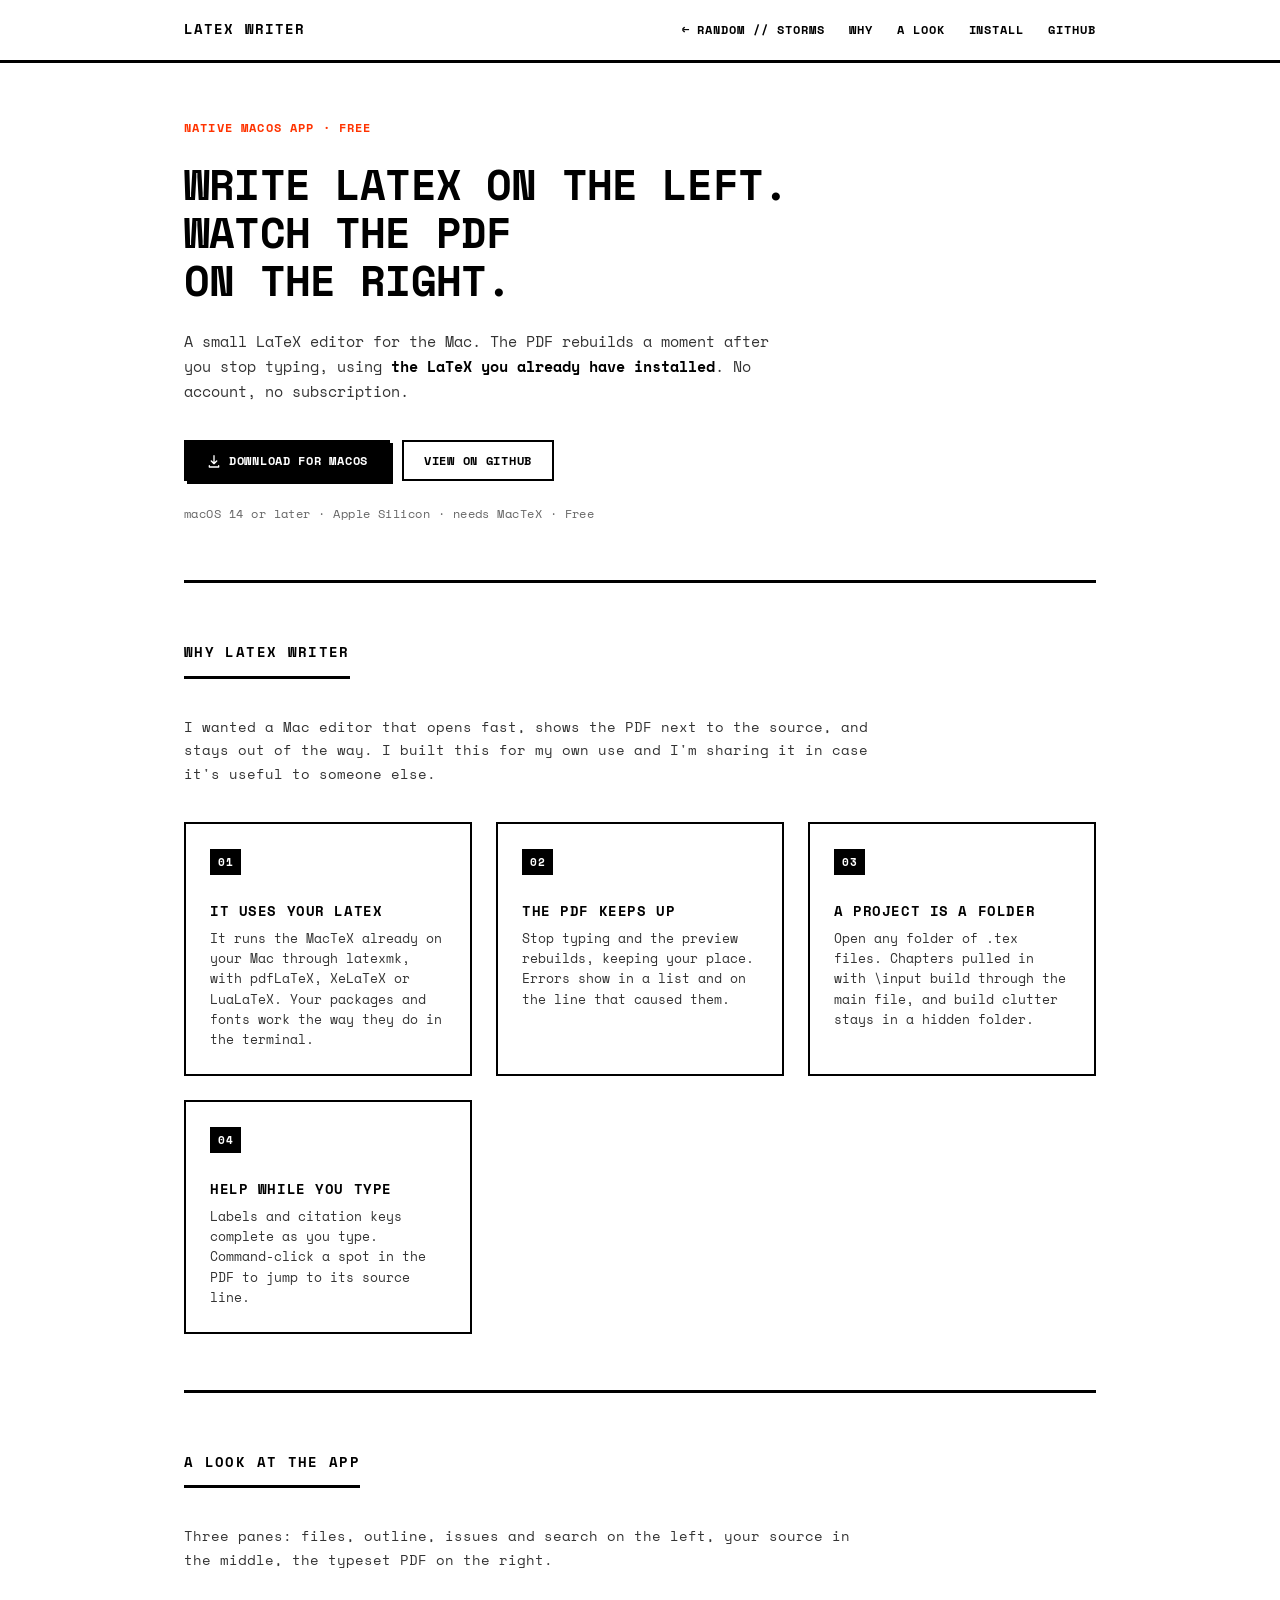
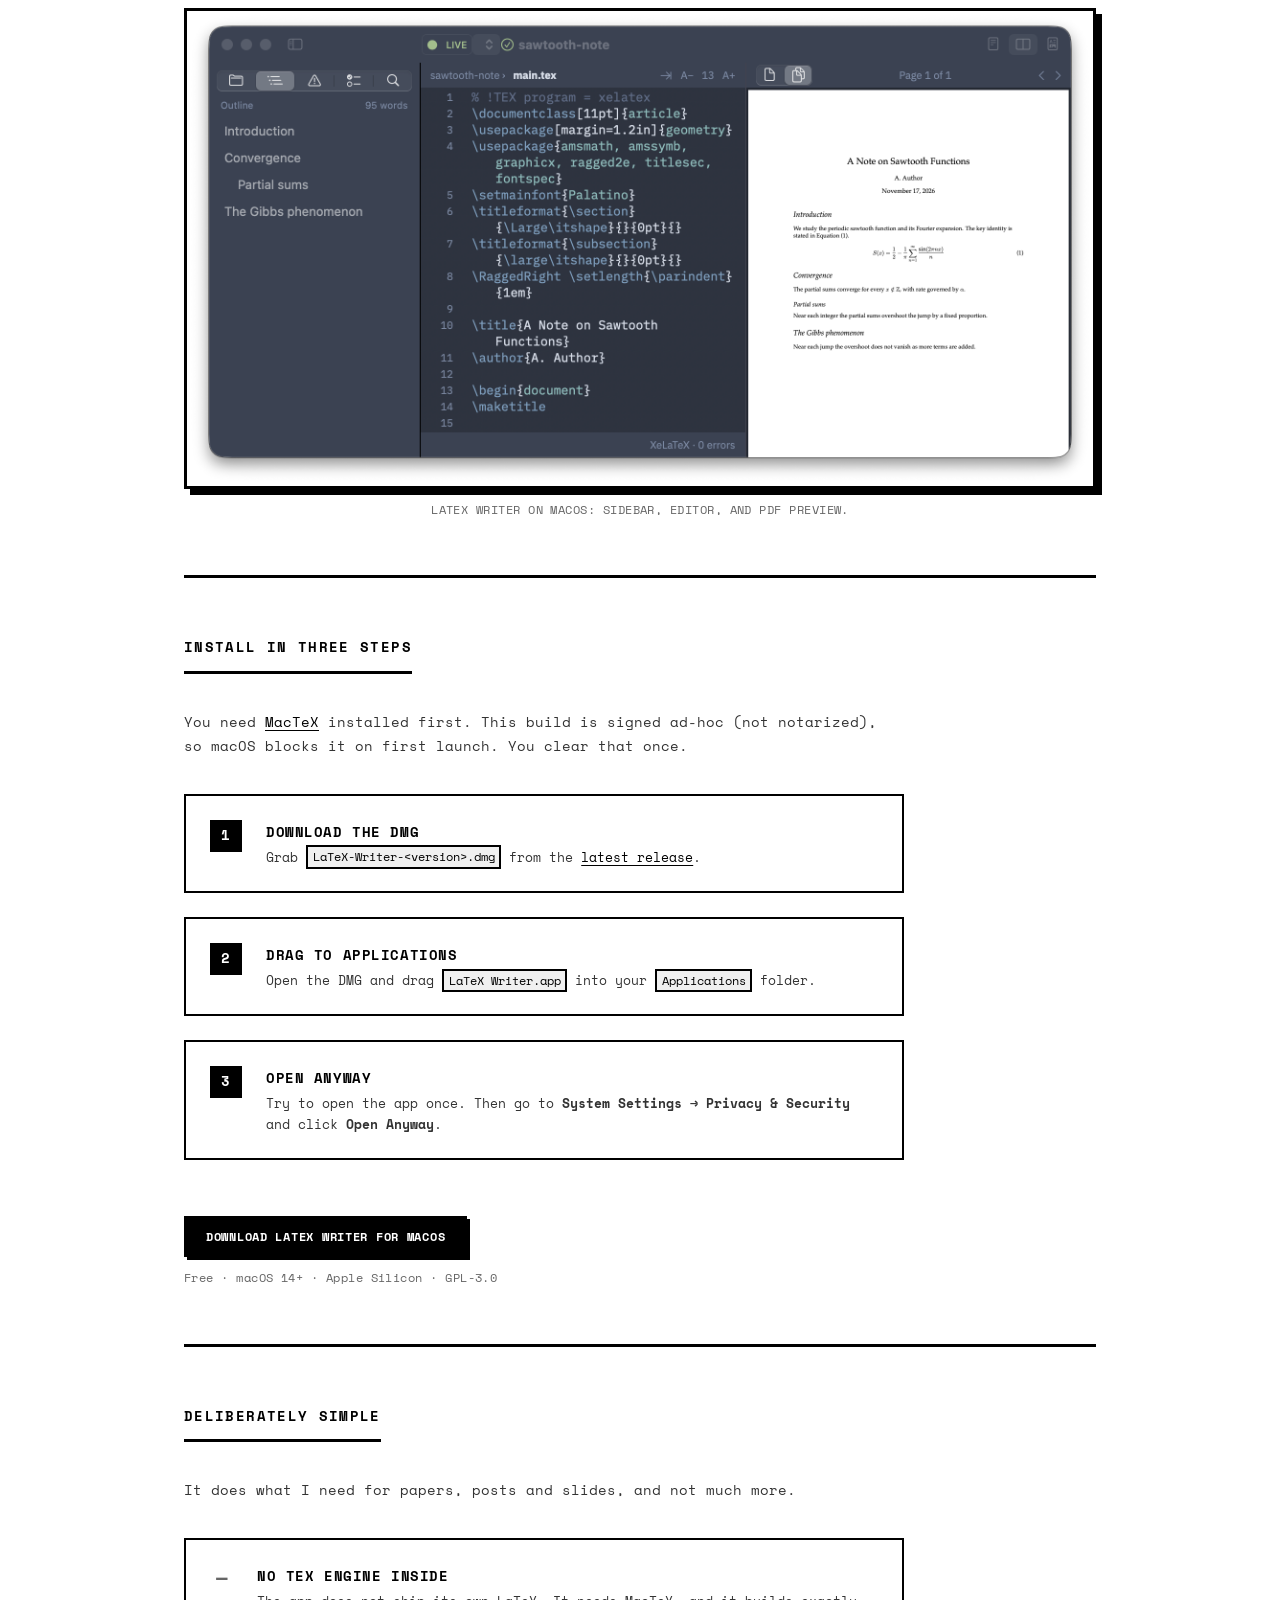
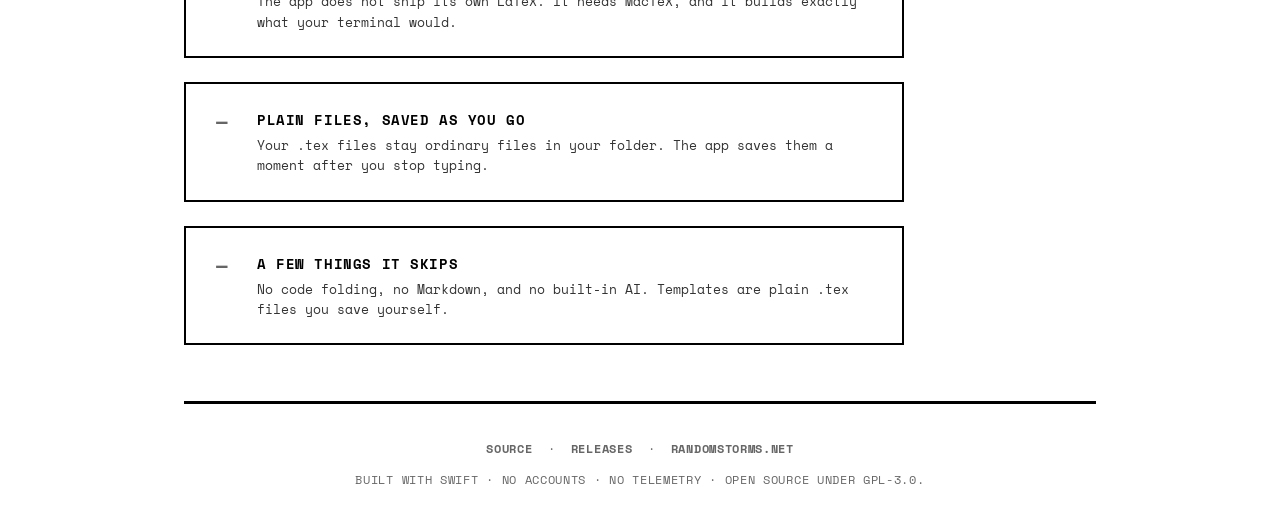
<file: docs/index.html>
<!doctype html>
<html lang="en">

<head>
  <meta charset="UTF-8" />
  <meta name="viewport" content="width=device-width, initial-scale=1" />
  <link rel="stylesheet" href="style.css" />
  <link href="https://fonts.googleapis.com/css2?family=Space+Mono:wght@400;700&display=swap" rel="stylesheet">
  <link rel="icon" href="assets/icon.png" type="image/png">
  <title>LaTeX Writer — a small LaTeX editor for the Mac</title>
  <meta name="description" content="LaTeX Writer is a small native macOS LaTeX editor. The PDF rebuilds as you type, using the LaTeX already installed on your Mac. Free and open source." />
  <meta name="author" content="Abhiram Mullapudi" />
  <meta name="robots" content="index, follow" />
  <link rel="canonical" href="https://abhiramm7.github.io/latex-writer/" />

  <meta property="og:title" content="LaTeX Writer — a small LaTeX editor for the Mac" />
  <meta property="og:description" content="A native macOS LaTeX editor with a live PDF preview, built on the LaTeX you already have installed." />
  <meta property="og:type" content="website" />
  <meta property="og:url" content="https://abhiramm7.github.io/latex-writer/" />
</head>

<body>
  <a class="skip-link" href="#main">Skip to content</a>

  <!-- Navigation -->
  <nav class="nav" aria-label="Primary navigation">
    <div class="nav-inner">
      <a href="#top" class="nav-logo" aria-label="LaTeX Writer home">LATEX WRITER</a>
      <div class="nav-links" id="nav-links">
        <a class="nav-back" href="https://randomstorms.net/">&#8592; RANDOM // STORMS</a>
        <a href="#why">Why</a>
        <a href="#look">A Look</a>
        <a href="#install">Install</a>
        <a href="https://github.com/abhiramm7/latex-writer" target="_blank" rel="noopener">GitHub</a>
      </div>
      <button class="nav-toggle" aria-label="Toggle menu" aria-expanded="false" aria-controls="nav-links">
        <span></span><span></span><span></span>
      </button>
    </div>
  </nav>

  <div class="page-container">

    <main id="main">

      <!-- ============ HERO ============ -->
      <section id="top" class="section hero-section">
        <div class="hero-content">
          <p class="eyebrow">Native macOS app &middot; Free</p>
          <h1 class="hero-title">Write LaTeX on the left.<br>Watch the PDF<br>on the right.</h1>
          <p class="hero-sub">
            A small LaTeX editor for the Mac. The PDF rebuilds a moment after you stop
            typing, using <strong>the LaTeX you already have installed</strong>.
            No account, no subscription.
          </p>
          <div class="hero-cta-row">
            <a class="link-pill link-pill-primary" href="https://github.com/abhiramm7/latex-writer/releases/latest" target="_blank" rel="noopener">
              <svg width="16" height="16" viewBox="0 0 24 24" fill="currentColor" aria-hidden="true" focusable="false"><path d="M12 3a1 1 0 0 1 1 1v9.6l2.3-2.3a1 1 0 1 1 1.4 1.4l-4 4a1 1 0 0 1-1.4 0l-4-4a1 1 0 1 1 1.4-1.4l2.3 2.3V4a1 1 0 0 1 1-1zM5 18a1 1 0 0 1 1 1v1h12v-1a1 1 0 1 1 2 0v2a1 1 0 0 1-1 1H5a1 1 0 0 1-1-1v-2a1 1 0 0 1 1-1z"/></svg>
              Download for macOS
            </a>
            <a class="link-pill" href="https://github.com/abhiramm7/latex-writer" target="_blank" rel="noopener">View on GitHub</a>
          </div>
          <p class="hero-fineprint">macOS 14 or later &middot; Apple Silicon &middot; needs MacTeX &middot; Free</p>
        </div>
      </section>

      <!-- ============ WHY / VALUE CARDS ============ -->
      <section id="why" class="section" aria-labelledby="why-h">
        <h2 id="why-h" class="section-title">Why LaTeX Writer</h2>
        <p class="section-lede">I wanted a Mac editor that opens fast, shows the PDF next to the source, and stays out of the way. I built this for my own use and I'm sharing it in case it's useful to someone else.</p>

        <ul class="cards" role="list">
          <li class="card">
            <div class="card-glyph" aria-hidden="true">01</div>
            <h3>It uses your LaTeX</h3>
            <p>It runs the MacTeX already on your Mac through latexmk, with pdfLaTeX, XeLaTeX or LuaLaTeX. Your packages and fonts work the way they do in the terminal.</p>
          </li>
          <li class="card">
            <div class="card-glyph" aria-hidden="true">02</div>
            <h3>The PDF keeps up</h3>
            <p>Stop typing and the preview rebuilds, keeping your place. Errors show in a list and on the line that caused them.</p>
          </li>
          <li class="card">
            <div class="card-glyph" aria-hidden="true">03</div>
            <h3>A project is a folder</h3>
            <p>Open any folder of .tex files. Chapters pulled in with \input build through the main file, and build clutter stays in a hidden folder.</p>
          </li>
          <li class="card">
            <div class="card-glyph" aria-hidden="true">04</div>
            <h3>Help while you type</h3>
            <p>Labels and citation keys complete as you type. Command-click a spot in the PDF to jump to its source line.</p>
          </li>
        </ul>
      </section>

      <!-- ============ A LOOK AT THE APP ============ -->
      <section id="look" class="section" aria-labelledby="look-h">
        <h2 id="look-h" class="section-title">A Look at the App</h2>
        <p class="section-lede">Three panes: files, outline, issues and search on the left, your source in the middle, the typeset PDF on the right.</p>

        <figure class="shot-wrap">
          <img
            src="screenshot.png"
            alt="LaTeX Writer's three-pane window. The left sidebar lists the document outline: Introduction, Convergence, Partial sums, The Gibbs phenomenon. The centre pane shows LaTeX source with line numbers. The right pane shows the typeset PDF, titled A Note on Sawtooth Functions."
            class="app-shot"
            loading="lazy"
            decoding="async"
            width="1892"
            height="992">
          <figcaption class="shot-caption">LaTeX Writer on macOS: sidebar, editor, and PDF preview.</figcaption>
        </figure>
      </section>

      <!-- ============ INSTALL ============ -->
      <section id="install" class="section" aria-labelledby="install-h">
        <h2 id="install-h" class="section-title">Install in Three Steps</h2>
        <p class="section-lede">You need <a href="https://www.tug.org/mactex/" target="_blank" rel="noopener">MacTeX</a> installed first. This build is signed ad-hoc (not notarized), so macOS blocks it on first launch. You clear that once.</p>

        <ol class="steps" role="list">
          <li class="step">
            <span class="step-num" aria-hidden="true">1</span>
            <div>
              <h3>Download the DMG</h3>
              <p>Grab <code>LaTeX-Writer-&lt;version&gt;.dmg</code> from the
              <a href="https://github.com/abhiramm7/latex-writer/releases/latest" target="_blank" rel="noopener">latest release</a>.</p>
            </div>
          </li>
          <li class="step">
            <span class="step-num" aria-hidden="true">2</span>
            <div>
              <h3>Drag to Applications</h3>
              <p>Open the DMG and drag <code>LaTeX Writer.app</code> into your <code>Applications</code> folder.</p>
            </div>
          </li>
          <li class="step">
            <span class="step-num" aria-hidden="true">3</span>
            <div>
              <h3>Open Anyway</h3>
              <p>Try to open the app once. Then go to <strong>System Settings &rarr; Privacy &amp; Security</strong> and click <strong>Open Anyway</strong>.</p>
            </div>
          </li>
        </ol>

        <div class="install-cta">
          <a class="link-pill link-pill-primary" href="https://github.com/abhiramm7/latex-writer/releases/latest" target="_blank" rel="noopener">Download LaTeX Writer for macOS</a>
          <p class="hero-fineprint">Free &middot; macOS 14+ &middot; Apple Silicon &middot; GPL-3.0</p>
        </div>
      </section>

      <!-- ============ DELIBERATELY SIMPLE ============ -->
      <section id="scope" class="section" aria-labelledby="scope-h">
        <h2 id="scope-h" class="section-title">Deliberately Simple</h2>
        <p class="section-lede">It does what I need for papers, posts and slides, and not much more.</p>

        <ul class="scope-list" role="list">
          <li class="scope-item">
            <span class="scope-marker" aria-hidden="true">&mdash;</span>
            <div>
              <h3>No TeX engine inside</h3>
              <p>The app does not ship its own LaTeX. It needs MacTeX, and it builds exactly what your terminal would.</p>
            </div>
          </li>
          <li class="scope-item">
            <span class="scope-marker" aria-hidden="true">&mdash;</span>
            <div>
              <h3>Plain files, saved as you go</h3>
              <p>Your .tex files stay ordinary files in your folder. The app saves them a moment after you stop typing.</p>
            </div>
          </li>
          <li class="scope-item">
            <span class="scope-marker" aria-hidden="true">&mdash;</span>
            <div>
              <h3>A few things it skips</h3>
              <p>No code folding, no Markdown, and no built-in AI. Templates are plain .tex files you save yourself.</p>
            </div>
          </li>
        </ul>
      </section>

    </main>

    <!-- Footer -->
    <footer>
      <div class="footer-inner">
        <p>
          <a href="https://github.com/abhiramm7/latex-writer" target="_blank" rel="noopener">Source</a>
          &nbsp;&middot;&nbsp;
          <a href="https://github.com/abhiramm7/latex-writer/releases/latest" target="_blank" rel="noopener">Releases</a>
          &nbsp;&middot;&nbsp;
          <a href="https://randomstorms.net/" target="_blank" rel="noopener">randomstorms.net</a>
        </p>
        <p>Built with Swift &middot; No accounts &middot; No telemetry &middot; Open source under GPL-3.0.</p>
      </div>
    </footer>

  </div><!-- /page-container -->

  <script>
    // Mobile nav toggle
    const toggle = document.querySelector('.nav-toggle');
    const navLinks = document.getElementById('nav-links');
    if (toggle && navLinks) {
      toggle.addEventListener('click', () => {
        navLinks.classList.toggle('open');
        toggle.classList.toggle('open');
        const isOpen = navLinks.classList.contains('open');
        toggle.setAttribute('aria-expanded', isOpen);
      });
      navLinks.querySelectorAll('a').forEach(link => {
        link.addEventListener('click', () => {
          navLinks.classList.remove('open');
          toggle.classList.remove('open');
          toggle.setAttribute('aria-expanded', false);
        });
      });
    }

    // Smooth scroll for anchor links
    document.querySelectorAll('a[href^="#"]').forEach(anchor => {
      anchor.addEventListener('click', function (e) {
        const target = document.querySelector(this.getAttribute('href'));
        if (target) {
          e.preventDefault();
          target.scrollIntoView({ behavior: 'smooth', block: 'start' });
        }
      });
    });

    // Snappy fade-in on scroll
    const prefersReduced = window.matchMedia('(prefers-reduced-motion: reduce)').matches;
    if (!prefersReduced) {
      const observer = new IntersectionObserver((entries) => {
        entries.forEach(entry => {
          if (entry.isIntersecting) {
            entry.target.classList.add('visible');
            observer.unobserve(entry.target);
          }
        });
      }, { threshold: 0.08 });

      document.querySelectorAll('.section').forEach(section => {
        section.classList.add('fade-in');
        observer.observe(section);
      });
    }
  </script>
</body>

</html>
</file>
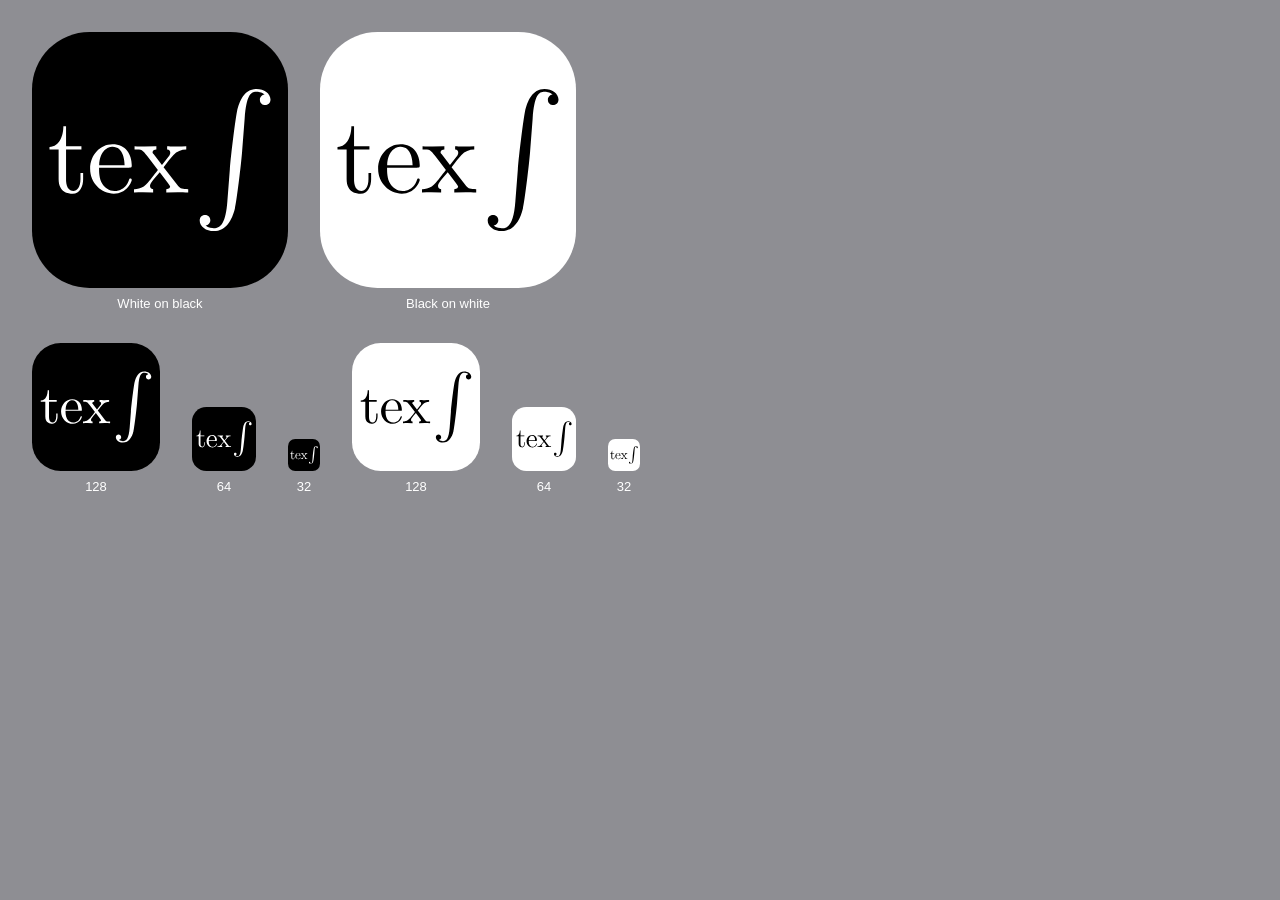
<file: design/logo.html>
<!doctype html>
<html lang="en">
<head>
<meta charset="utf-8">
<meta name="viewport" content="width=device-width, initial-scale=1">
<title>LaTeX Writer logo</title>
<style>
body { margin: 0; padding: 32px; background: #8e8e93; font: 13px -apple-system, sans-serif; color: #fff; }
.row { display: flex; flex-wrap: wrap; gap: 32px; align-items: flex-end; margin-bottom: 32px; }
figure { margin: 0; text-align: center; }
figcaption { margin-top: 8px; }
svg { display: block; }
</style>
</head>
<body>
<!-- Generated from scripts/icon.swift: real Latin Modern outlines, the same shapes the app icon uses. -->
<div class="row">
<figure><svg width="256" height="256" xmlns="http://www.w3.org/2000/svg" viewBox="100 100 824 824"><rect x="100" y="100" width="824" height="824" rx="185" fill="#000"/><path fill="#fff" d="M264.6 573.6L264.6 553.9L256.0 553.9L256.0 572.9C256.0 598.5 245.6 611.7 232.8 611.7C209.6 611.7 209.6 580.2 209.6 574.3L209.6 478.1L259.1 478.1L259.1 467.4L209.6 467.4L209.6 403.7L201.0 403.7C200.6 432.1 190.2 469.1 156.3 470.5L156.3 478.1L185.7 478.1L185.7 573.6C185.7 616.2 217.9 620.3 230.4 620.3C255.0 620.3 264.6 595.8 264.6 573.6ZM421.1 575.3C421.1 571.9 418.3 571.2 416.6 571.2C413.5 571.2 412.8 573.3 412.1 576.0C400.0 611.7 368.8 611.7 365.4 611.7C348.0 611.7 334.2 601.3 326.2 588.5C315.9 571.9 315.9 549.0 315.9 536.6L412.4 536.6C420.0 536.6 421.1 536.6 421.1 529.3C421.1 495.0 402.4 461.5 359.1 461.5C319.0 461.5 287.1 497.1 287.1 540.4C287.1 586.8 323.5 620.3 363.3 620.3C405.5 620.3 421.1 581.9 421.1 575.3ZM398.2 529.3L316.2 529.3C318.3 477.7 347.4 469.1 359.1 469.1C394.8 469.1 398.2 515.8 398.2 529.3ZM602.8 616.5L602.8 605.8C584.1 605.8 577.8 605.1 569.9 595.1L523.5 535.2C533.9 522.0 547.0 505.1 555.4 496.1C566.1 483.6 580.3 478.4 596.5 478.1L596.5 467.4C587.5 468.0 577.2 468.4 568.2 468.4C557.8 468.4 539.4 467.7 534.9 467.4L534.9 478.1C542.2 478.8 545.0 483.3 545.0 488.8C545.0 494.3 541.5 498.8 539.8 500.9L518.3 527.9L491.3 493.0C488.2 489.5 488.2 488.8 488.2 486.7C488.2 481.5 493.4 478.4 500.3 478.1L500.3 467.4L462.9 468.4C455.7 468.4 439.4 468.0 430.1 467.4L430.1 478.1C454.3 478.1 454.6 478.4 470.9 499.2L505.2 543.8C488.9 564.6 488.9 565.3 472.6 585.0C456.0 605.1 435.6 605.8 428.3 605.8L428.3 616.5C437.3 615.8 448.1 615.5 457.1 615.5L489.9 616.5L489.9 605.8C482.3 604.7 479.9 600.3 479.9 595.1C479.9 587.4 489.9 576.0 511.1 551.1L537.4 585.7C540.1 589.5 544.6 595.1 544.6 597.1C544.6 600.3 541.5 605.4 532.2 605.8L532.2 616.5L569.5 615.5C578.9 615.5 592.4 615.8 602.8 616.5ZM867.7 317.3C867.7 297.6 847.1 283.1 822.4 283.1C783.2 283.1 767.2 323.1 760.1 354.4C755.2 377.1 740.4 493.3 736.7 543.1L728.8 645.7C723.5 713.3 708.6 731.8 685.2 731.8C679.8 731.8 667.4 730.6 658.8 723.1C670.7 721.5 674.0 712.0 674.0 706.3C674.0 694.3 665.0 689.0 657.1 689.0C648.9 689.0 639.8 694.3 639.8 706.7C639.8 726.4 660.4 740.9 685.2 740.9C724.3 740.9 744.1 705.0 753.1 667.9C758.5 646.5 773.3 526.6 776.6 480.9L784.5 378.3C790.2 302.5 804.2 292.2 822.8 292.2C826.9 292.2 839.7 293.0 848.7 300.9C836.8 302.5 833.5 312.0 833.5 317.7C833.5 329.7 842.5 335.0 850.4 335.0C858.6 335.0 867.7 329.7 867.7 317.3Z"/></svg><figcaption>White on black</figcaption></figure>
<figure><svg width="256" height="256" xmlns="http://www.w3.org/2000/svg" viewBox="100 100 824 824"><rect x="100" y="100" width="824" height="824" rx="185" fill="#fff"/><path fill="#000" d="M264.6 573.6L264.6 553.9L256.0 553.9L256.0 572.9C256.0 598.5 245.6 611.7 232.8 611.7C209.6 611.7 209.6 580.2 209.6 574.3L209.6 478.1L259.1 478.1L259.1 467.4L209.6 467.4L209.6 403.7L201.0 403.7C200.6 432.1 190.2 469.1 156.3 470.5L156.3 478.1L185.7 478.1L185.7 573.6C185.7 616.2 217.9 620.3 230.4 620.3C255.0 620.3 264.6 595.8 264.6 573.6ZM421.1 575.3C421.1 571.9 418.3 571.2 416.6 571.2C413.5 571.2 412.8 573.3 412.1 576.0C400.0 611.7 368.8 611.7 365.4 611.7C348.0 611.7 334.2 601.3 326.2 588.5C315.9 571.9 315.9 549.0 315.9 536.6L412.4 536.6C420.0 536.6 421.1 536.6 421.1 529.3C421.1 495.0 402.4 461.5 359.1 461.5C319.0 461.5 287.1 497.1 287.1 540.4C287.1 586.8 323.5 620.3 363.3 620.3C405.5 620.3 421.1 581.9 421.1 575.3ZM398.2 529.3L316.2 529.3C318.3 477.7 347.4 469.1 359.1 469.1C394.8 469.1 398.2 515.8 398.2 529.3ZM602.8 616.5L602.8 605.8C584.1 605.8 577.8 605.1 569.9 595.1L523.5 535.2C533.9 522.0 547.0 505.1 555.4 496.1C566.1 483.6 580.3 478.4 596.5 478.1L596.5 467.4C587.5 468.0 577.2 468.4 568.2 468.4C557.8 468.4 539.4 467.7 534.9 467.4L534.9 478.1C542.2 478.8 545.0 483.3 545.0 488.8C545.0 494.3 541.5 498.8 539.8 500.9L518.3 527.9L491.3 493.0C488.2 489.5 488.2 488.8 488.2 486.7C488.2 481.5 493.4 478.4 500.3 478.1L500.3 467.4L462.9 468.4C455.7 468.4 439.4 468.0 430.1 467.4L430.1 478.1C454.3 478.1 454.6 478.4 470.9 499.2L505.2 543.8C488.9 564.6 488.9 565.3 472.6 585.0C456.0 605.1 435.6 605.8 428.3 605.8L428.3 616.5C437.3 615.8 448.1 615.5 457.1 615.5L489.9 616.5L489.9 605.8C482.3 604.7 479.9 600.3 479.9 595.1C479.9 587.4 489.9 576.0 511.1 551.1L537.4 585.7C540.1 589.5 544.6 595.1 544.6 597.1C544.6 600.3 541.5 605.4 532.2 605.8L532.2 616.5L569.5 615.5C578.9 615.5 592.4 615.8 602.8 616.5ZM867.7 317.3C867.7 297.6 847.1 283.1 822.4 283.1C783.2 283.1 767.2 323.1 760.1 354.4C755.2 377.1 740.4 493.3 736.7 543.1L728.8 645.7C723.5 713.3 708.6 731.8 685.2 731.8C679.8 731.8 667.4 730.6 658.8 723.1C670.7 721.5 674.0 712.0 674.0 706.3C674.0 694.3 665.0 689.0 657.1 689.0C648.9 689.0 639.8 694.3 639.8 706.7C639.8 726.4 660.4 740.9 685.2 740.9C724.3 740.9 744.1 705.0 753.1 667.9C758.5 646.5 773.3 526.6 776.6 480.9L784.5 378.3C790.2 302.5 804.2 292.2 822.8 292.2C826.9 292.2 839.7 293.0 848.7 300.9C836.8 302.5 833.5 312.0 833.5 317.7C833.5 329.7 842.5 335.0 850.4 335.0C858.6 335.0 867.7 329.7 867.7 317.3Z"/></svg><figcaption>Black on white</figcaption></figure>
</div>
<div class="row">
<figure><svg width="128" height="128" xmlns="http://www.w3.org/2000/svg" viewBox="100 100 824 824"><rect x="100" y="100" width="824" height="824" rx="185" fill="#000"/><path fill="#fff" d="M264.6 573.6L264.6 553.9L256.0 553.9L256.0 572.9C256.0 598.5 245.6 611.7 232.8 611.7C209.6 611.7 209.6 580.2 209.6 574.3L209.6 478.1L259.1 478.1L259.1 467.4L209.6 467.4L209.6 403.7L201.0 403.7C200.6 432.1 190.2 469.1 156.3 470.5L156.3 478.1L185.7 478.1L185.7 573.6C185.7 616.2 217.9 620.3 230.4 620.3C255.0 620.3 264.6 595.8 264.6 573.6ZM421.1 575.3C421.1 571.9 418.3 571.2 416.6 571.2C413.5 571.2 412.8 573.3 412.1 576.0C400.0 611.7 368.8 611.7 365.4 611.7C348.0 611.7 334.2 601.3 326.2 588.5C315.9 571.9 315.9 549.0 315.9 536.6L412.4 536.6C420.0 536.6 421.1 536.6 421.1 529.3C421.1 495.0 402.4 461.5 359.1 461.5C319.0 461.5 287.1 497.1 287.1 540.4C287.1 586.8 323.5 620.3 363.3 620.3C405.5 620.3 421.1 581.9 421.1 575.3ZM398.2 529.3L316.2 529.3C318.3 477.7 347.4 469.1 359.1 469.1C394.8 469.1 398.2 515.8 398.2 529.3ZM602.8 616.5L602.8 605.8C584.1 605.8 577.8 605.1 569.9 595.1L523.5 535.2C533.9 522.0 547.0 505.1 555.4 496.1C566.1 483.6 580.3 478.4 596.5 478.1L596.5 467.4C587.5 468.0 577.2 468.4 568.2 468.4C557.8 468.4 539.4 467.7 534.9 467.4L534.9 478.1C542.2 478.8 545.0 483.3 545.0 488.8C545.0 494.3 541.5 498.8 539.8 500.9L518.3 527.9L491.3 493.0C488.2 489.5 488.2 488.8 488.2 486.7C488.2 481.5 493.4 478.4 500.3 478.1L500.3 467.4L462.9 468.4C455.7 468.4 439.4 468.0 430.1 467.4L430.1 478.1C454.3 478.1 454.6 478.4 470.9 499.2L505.2 543.8C488.9 564.6 488.9 565.3 472.6 585.0C456.0 605.1 435.6 605.8 428.3 605.8L428.3 616.5C437.3 615.8 448.1 615.5 457.1 615.5L489.9 616.5L489.9 605.8C482.3 604.7 479.9 600.3 479.9 595.1C479.9 587.4 489.9 576.0 511.1 551.1L537.4 585.7C540.1 589.5 544.6 595.1 544.6 597.1C544.6 600.3 541.5 605.4 532.2 605.8L532.2 616.5L569.5 615.5C578.9 615.5 592.4 615.8 602.8 616.5ZM867.7 317.3C867.7 297.6 847.1 283.1 822.4 283.1C783.2 283.1 767.2 323.1 760.1 354.4C755.2 377.1 740.4 493.3 736.7 543.1L728.8 645.7C723.5 713.3 708.6 731.8 685.2 731.8C679.8 731.8 667.4 730.6 658.8 723.1C670.7 721.5 674.0 712.0 674.0 706.3C674.0 694.3 665.0 689.0 657.1 689.0C648.9 689.0 639.8 694.3 639.8 706.7C639.8 726.4 660.4 740.9 685.2 740.9C724.3 740.9 744.1 705.0 753.1 667.9C758.5 646.5 773.3 526.6 776.6 480.9L784.5 378.3C790.2 302.5 804.2 292.2 822.8 292.2C826.9 292.2 839.7 293.0 848.7 300.9C836.8 302.5 833.5 312.0 833.5 317.7C833.5 329.7 842.5 335.0 850.4 335.0C858.6 335.0 867.7 329.7 867.7 317.3Z"/></svg><figcaption>128</figcaption></figure>
<figure><svg width="64" height="64" xmlns="http://www.w3.org/2000/svg" viewBox="100 100 824 824"><rect x="100" y="100" width="824" height="824" rx="185" fill="#000"/><path fill="#fff" d="M264.6 573.6L264.6 553.9L256.0 553.9L256.0 572.9C256.0 598.5 245.6 611.7 232.8 611.7C209.6 611.7 209.6 580.2 209.6 574.3L209.6 478.1L259.1 478.1L259.1 467.4L209.6 467.4L209.6 403.7L201.0 403.7C200.6 432.1 190.2 469.1 156.3 470.5L156.3 478.1L185.7 478.1L185.7 573.6C185.7 616.2 217.9 620.3 230.4 620.3C255.0 620.3 264.6 595.8 264.6 573.6ZM421.1 575.3C421.1 571.9 418.3 571.2 416.6 571.2C413.5 571.2 412.8 573.3 412.1 576.0C400.0 611.7 368.8 611.7 365.4 611.7C348.0 611.7 334.2 601.3 326.2 588.5C315.9 571.9 315.9 549.0 315.9 536.6L412.4 536.6C420.0 536.6 421.1 536.6 421.1 529.3C421.1 495.0 402.4 461.5 359.1 461.5C319.0 461.5 287.1 497.1 287.1 540.4C287.1 586.8 323.5 620.3 363.3 620.3C405.5 620.3 421.1 581.9 421.1 575.3ZM398.2 529.3L316.2 529.3C318.3 477.7 347.4 469.1 359.1 469.1C394.8 469.1 398.2 515.8 398.2 529.3ZM602.8 616.5L602.8 605.8C584.1 605.8 577.8 605.1 569.9 595.1L523.5 535.2C533.9 522.0 547.0 505.1 555.4 496.1C566.1 483.6 580.3 478.4 596.5 478.1L596.5 467.4C587.5 468.0 577.2 468.4 568.2 468.4C557.8 468.4 539.4 467.7 534.9 467.4L534.9 478.1C542.2 478.8 545.0 483.3 545.0 488.8C545.0 494.3 541.5 498.8 539.8 500.9L518.3 527.9L491.3 493.0C488.2 489.5 488.2 488.8 488.2 486.7C488.2 481.5 493.4 478.4 500.3 478.1L500.3 467.4L462.9 468.4C455.7 468.4 439.4 468.0 430.1 467.4L430.1 478.1C454.3 478.1 454.6 478.4 470.9 499.2L505.2 543.8C488.9 564.6 488.9 565.3 472.6 585.0C456.0 605.1 435.6 605.8 428.3 605.8L428.3 616.5C437.3 615.8 448.1 615.5 457.1 615.5L489.9 616.5L489.9 605.8C482.3 604.7 479.9 600.3 479.9 595.1C479.9 587.4 489.9 576.0 511.1 551.1L537.4 585.7C540.1 589.5 544.6 595.1 544.6 597.1C544.6 600.3 541.5 605.4 532.2 605.8L532.2 616.5L569.5 615.5C578.9 615.5 592.4 615.8 602.8 616.5ZM867.7 317.3C867.7 297.6 847.1 283.1 822.4 283.1C783.2 283.1 767.2 323.1 760.1 354.4C755.2 377.1 740.4 493.3 736.7 543.1L728.8 645.7C723.5 713.3 708.6 731.8 685.2 731.8C679.8 731.8 667.4 730.6 658.8 723.1C670.7 721.5 674.0 712.0 674.0 706.3C674.0 694.3 665.0 689.0 657.1 689.0C648.9 689.0 639.8 694.3 639.8 706.7C639.8 726.4 660.4 740.9 685.2 740.9C724.3 740.9 744.1 705.0 753.1 667.9C758.5 646.5 773.3 526.6 776.6 480.9L784.5 378.3C790.2 302.5 804.2 292.2 822.8 292.2C826.9 292.2 839.7 293.0 848.7 300.9C836.8 302.5 833.5 312.0 833.5 317.7C833.5 329.7 842.5 335.0 850.4 335.0C858.6 335.0 867.7 329.7 867.7 317.3Z"/></svg><figcaption>64</figcaption></figure>
<figure><svg width="32" height="32" xmlns="http://www.w3.org/2000/svg" viewBox="100 100 824 824"><rect x="100" y="100" width="824" height="824" rx="185" fill="#000"/><path fill="#fff" d="M264.6 573.6L264.6 553.9L256.0 553.9L256.0 572.9C256.0 598.5 245.6 611.7 232.8 611.7C209.6 611.7 209.6 580.2 209.6 574.3L209.6 478.1L259.1 478.1L259.1 467.4L209.6 467.4L209.6 403.7L201.0 403.7C200.6 432.1 190.2 469.1 156.3 470.5L156.3 478.1L185.7 478.1L185.7 573.6C185.7 616.2 217.9 620.3 230.4 620.3C255.0 620.3 264.6 595.8 264.6 573.6ZM421.1 575.3C421.1 571.9 418.3 571.2 416.6 571.2C413.5 571.2 412.8 573.3 412.1 576.0C400.0 611.7 368.8 611.7 365.4 611.7C348.0 611.7 334.2 601.3 326.2 588.5C315.9 571.9 315.9 549.0 315.9 536.6L412.4 536.6C420.0 536.6 421.1 536.6 421.1 529.3C421.1 495.0 402.4 461.5 359.1 461.5C319.0 461.5 287.1 497.1 287.1 540.4C287.1 586.8 323.5 620.3 363.3 620.3C405.5 620.3 421.1 581.9 421.1 575.3ZM398.2 529.3L316.2 529.3C318.3 477.7 347.4 469.1 359.1 469.1C394.8 469.1 398.2 515.8 398.2 529.3ZM602.8 616.5L602.8 605.8C584.1 605.8 577.8 605.1 569.9 595.1L523.5 535.2C533.9 522.0 547.0 505.1 555.4 496.1C566.1 483.6 580.3 478.4 596.5 478.1L596.5 467.4C587.5 468.0 577.2 468.4 568.2 468.4C557.8 468.4 539.4 467.7 534.9 467.4L534.9 478.1C542.2 478.8 545.0 483.3 545.0 488.8C545.0 494.3 541.5 498.8 539.8 500.9L518.3 527.9L491.3 493.0C488.2 489.5 488.2 488.8 488.2 486.7C488.2 481.5 493.4 478.4 500.3 478.1L500.3 467.4L462.9 468.4C455.7 468.4 439.4 468.0 430.1 467.4L430.1 478.1C454.3 478.1 454.6 478.4 470.9 499.2L505.2 543.8C488.9 564.6 488.9 565.3 472.6 585.0C456.0 605.1 435.6 605.8 428.3 605.8L428.3 616.5C437.3 615.8 448.1 615.5 457.1 615.5L489.9 616.5L489.9 605.8C482.3 604.7 479.9 600.3 479.9 595.1C479.9 587.4 489.9 576.0 511.1 551.1L537.4 585.7C540.1 589.5 544.6 595.1 544.6 597.1C544.6 600.3 541.5 605.4 532.2 605.8L532.2 616.5L569.5 615.5C578.9 615.5 592.4 615.8 602.8 616.5ZM867.7 317.3C867.7 297.6 847.1 283.1 822.4 283.1C783.2 283.1 767.2 323.1 760.1 354.4C755.2 377.1 740.4 493.3 736.7 543.1L728.8 645.7C723.5 713.3 708.6 731.8 685.2 731.8C679.8 731.8 667.4 730.6 658.8 723.1C670.7 721.5 674.0 712.0 674.0 706.3C674.0 694.3 665.0 689.0 657.1 689.0C648.9 689.0 639.8 694.3 639.8 706.7C639.8 726.4 660.4 740.9 685.2 740.9C724.3 740.9 744.1 705.0 753.1 667.9C758.5 646.5 773.3 526.6 776.6 480.9L784.5 378.3C790.2 302.5 804.2 292.2 822.8 292.2C826.9 292.2 839.7 293.0 848.7 300.9C836.8 302.5 833.5 312.0 833.5 317.7C833.5 329.7 842.5 335.0 850.4 335.0C858.6 335.0 867.7 329.7 867.7 317.3Z"/></svg><figcaption>32</figcaption></figure>
<figure><svg width="128" height="128" xmlns="http://www.w3.org/2000/svg" viewBox="100 100 824 824"><rect x="100" y="100" width="824" height="824" rx="185" fill="#fff"/><path fill="#000" d="M264.6 573.6L264.6 553.9L256.0 553.9L256.0 572.9C256.0 598.5 245.6 611.7 232.8 611.7C209.6 611.7 209.6 580.2 209.6 574.3L209.6 478.1L259.1 478.1L259.1 467.4L209.6 467.4L209.6 403.7L201.0 403.7C200.6 432.1 190.2 469.1 156.3 470.5L156.3 478.1L185.7 478.1L185.7 573.6C185.7 616.2 217.9 620.3 230.4 620.3C255.0 620.3 264.6 595.8 264.6 573.6ZM421.1 575.3C421.1 571.9 418.3 571.2 416.6 571.2C413.5 571.2 412.8 573.3 412.1 576.0C400.0 611.7 368.8 611.7 365.4 611.7C348.0 611.7 334.2 601.3 326.2 588.5C315.9 571.9 315.9 549.0 315.9 536.6L412.4 536.6C420.0 536.6 421.1 536.6 421.1 529.3C421.1 495.0 402.4 461.5 359.1 461.5C319.0 461.5 287.1 497.1 287.1 540.4C287.1 586.8 323.5 620.3 363.3 620.3C405.5 620.3 421.1 581.9 421.1 575.3ZM398.2 529.3L316.2 529.3C318.3 477.7 347.4 469.1 359.1 469.1C394.8 469.1 398.2 515.8 398.2 529.3ZM602.8 616.5L602.8 605.8C584.1 605.8 577.8 605.1 569.9 595.1L523.5 535.2C533.9 522.0 547.0 505.1 555.4 496.1C566.1 483.6 580.3 478.4 596.5 478.1L596.5 467.4C587.5 468.0 577.2 468.4 568.2 468.4C557.8 468.4 539.4 467.7 534.9 467.4L534.9 478.1C542.2 478.8 545.0 483.3 545.0 488.8C545.0 494.3 541.5 498.8 539.8 500.9L518.3 527.9L491.3 493.0C488.2 489.5 488.2 488.8 488.2 486.7C488.2 481.5 493.4 478.4 500.3 478.1L500.3 467.4L462.9 468.4C455.7 468.4 439.4 468.0 430.1 467.4L430.1 478.1C454.3 478.1 454.6 478.4 470.9 499.2L505.2 543.8C488.9 564.6 488.9 565.3 472.6 585.0C456.0 605.1 435.6 605.8 428.3 605.8L428.3 616.5C437.3 615.8 448.1 615.5 457.1 615.5L489.9 616.5L489.9 605.8C482.3 604.7 479.9 600.3 479.9 595.1C479.9 587.4 489.9 576.0 511.1 551.1L537.4 585.7C540.1 589.5 544.6 595.1 544.6 597.1C544.6 600.3 541.5 605.4 532.2 605.8L532.2 616.5L569.5 615.5C578.9 615.5 592.4 615.8 602.8 616.5ZM867.7 317.3C867.7 297.6 847.1 283.1 822.4 283.1C783.2 283.1 767.2 323.1 760.1 354.4C755.2 377.1 740.4 493.3 736.7 543.1L728.8 645.7C723.5 713.3 708.6 731.8 685.2 731.8C679.8 731.8 667.4 730.6 658.8 723.1C670.7 721.5 674.0 712.0 674.0 706.3C674.0 694.3 665.0 689.0 657.1 689.0C648.9 689.0 639.8 694.3 639.8 706.7C639.8 726.4 660.4 740.9 685.2 740.9C724.3 740.9 744.1 705.0 753.1 667.9C758.5 646.5 773.3 526.6 776.6 480.9L784.5 378.3C790.2 302.5 804.2 292.2 822.8 292.2C826.9 292.2 839.7 293.0 848.7 300.9C836.8 302.5 833.5 312.0 833.5 317.7C833.5 329.7 842.5 335.0 850.4 335.0C858.6 335.0 867.7 329.7 867.7 317.3Z"/></svg><figcaption>128</figcaption></figure>
<figure><svg width="64" height="64" xmlns="http://www.w3.org/2000/svg" viewBox="100 100 824 824"><rect x="100" y="100" width="824" height="824" rx="185" fill="#fff"/><path fill="#000" d="M264.6 573.6L264.6 553.9L256.0 553.9L256.0 572.9C256.0 598.5 245.6 611.7 232.8 611.7C209.6 611.7 209.6 580.2 209.6 574.3L209.6 478.1L259.1 478.1L259.1 467.4L209.6 467.4L209.6 403.7L201.0 403.7C200.6 432.1 190.2 469.1 156.3 470.5L156.3 478.1L185.7 478.1L185.7 573.6C185.7 616.2 217.9 620.3 230.4 620.3C255.0 620.3 264.6 595.8 264.6 573.6ZM421.1 575.3C421.1 571.9 418.3 571.2 416.6 571.2C413.5 571.2 412.8 573.3 412.1 576.0C400.0 611.7 368.8 611.7 365.4 611.7C348.0 611.7 334.2 601.3 326.2 588.5C315.9 571.9 315.9 549.0 315.9 536.6L412.4 536.6C420.0 536.6 421.1 536.6 421.1 529.3C421.1 495.0 402.4 461.5 359.1 461.5C319.0 461.5 287.1 497.1 287.1 540.4C287.1 586.8 323.5 620.3 363.3 620.3C405.5 620.3 421.1 581.9 421.1 575.3ZM398.2 529.3L316.2 529.3C318.3 477.7 347.4 469.1 359.1 469.1C394.8 469.1 398.2 515.8 398.2 529.3ZM602.8 616.5L602.8 605.8C584.1 605.8 577.8 605.1 569.9 595.1L523.5 535.2C533.9 522.0 547.0 505.1 555.4 496.1C566.1 483.6 580.3 478.4 596.5 478.1L596.5 467.4C587.5 468.0 577.2 468.4 568.2 468.4C557.8 468.4 539.4 467.7 534.9 467.4L534.9 478.1C542.2 478.8 545.0 483.3 545.0 488.8C545.0 494.3 541.5 498.8 539.8 500.9L518.3 527.9L491.3 493.0C488.2 489.5 488.2 488.8 488.2 486.7C488.2 481.5 493.4 478.4 500.3 478.1L500.3 467.4L462.9 468.4C455.7 468.4 439.4 468.0 430.1 467.4L430.1 478.1C454.3 478.1 454.6 478.4 470.9 499.2L505.2 543.8C488.9 564.6 488.9 565.3 472.6 585.0C456.0 605.1 435.6 605.8 428.3 605.8L428.3 616.5C437.3 615.8 448.1 615.5 457.1 615.5L489.9 616.5L489.9 605.8C482.3 604.7 479.9 600.3 479.9 595.1C479.9 587.4 489.9 576.0 511.1 551.1L537.4 585.7C540.1 589.5 544.6 595.1 544.6 597.1C544.6 600.3 541.5 605.4 532.2 605.8L532.2 616.5L569.5 615.5C578.9 615.5 592.4 615.8 602.8 616.5ZM867.7 317.3C867.7 297.6 847.1 283.1 822.4 283.1C783.2 283.1 767.2 323.1 760.1 354.4C755.2 377.1 740.4 493.3 736.7 543.1L728.8 645.7C723.5 713.3 708.6 731.8 685.2 731.8C679.8 731.8 667.4 730.6 658.8 723.1C670.7 721.5 674.0 712.0 674.0 706.3C674.0 694.3 665.0 689.0 657.1 689.0C648.9 689.0 639.8 694.3 639.8 706.7C639.8 726.4 660.4 740.9 685.2 740.9C724.3 740.9 744.1 705.0 753.1 667.9C758.5 646.5 773.3 526.6 776.6 480.9L784.5 378.3C790.2 302.5 804.2 292.2 822.8 292.2C826.9 292.2 839.7 293.0 848.7 300.9C836.8 302.5 833.5 312.0 833.5 317.7C833.5 329.7 842.5 335.0 850.4 335.0C858.6 335.0 867.7 329.7 867.7 317.3Z"/></svg><figcaption>64</figcaption></figure>
<figure><svg width="32" height="32" xmlns="http://www.w3.org/2000/svg" viewBox="100 100 824 824"><rect x="100" y="100" width="824" height="824" rx="185" fill="#fff"/><path fill="#000" d="M264.6 573.6L264.6 553.9L256.0 553.9L256.0 572.9C256.0 598.5 245.6 611.7 232.8 611.7C209.6 611.7 209.6 580.2 209.6 574.3L209.6 478.1L259.1 478.1L259.1 467.4L209.6 467.4L209.6 403.7L201.0 403.7C200.6 432.1 190.2 469.1 156.3 470.5L156.3 478.1L185.7 478.1L185.7 573.6C185.7 616.2 217.9 620.3 230.4 620.3C255.0 620.3 264.6 595.8 264.6 573.6ZM421.1 575.3C421.1 571.9 418.3 571.2 416.6 571.2C413.5 571.2 412.8 573.3 412.1 576.0C400.0 611.7 368.8 611.7 365.4 611.7C348.0 611.7 334.2 601.3 326.2 588.5C315.9 571.9 315.9 549.0 315.9 536.6L412.4 536.6C420.0 536.6 421.1 536.6 421.1 529.3C421.1 495.0 402.4 461.5 359.1 461.5C319.0 461.5 287.1 497.1 287.1 540.4C287.1 586.8 323.5 620.3 363.3 620.3C405.5 620.3 421.1 581.9 421.1 575.3ZM398.2 529.3L316.2 529.3C318.3 477.7 347.4 469.1 359.1 469.1C394.8 469.1 398.2 515.8 398.2 529.3ZM602.8 616.5L602.8 605.8C584.1 605.8 577.8 605.1 569.9 595.1L523.5 535.2C533.9 522.0 547.0 505.1 555.4 496.1C566.1 483.6 580.3 478.4 596.5 478.1L596.5 467.4C587.5 468.0 577.2 468.4 568.2 468.4C557.8 468.4 539.4 467.7 534.9 467.4L534.9 478.1C542.2 478.8 545.0 483.3 545.0 488.8C545.0 494.3 541.5 498.8 539.8 500.9L518.3 527.9L491.3 493.0C488.2 489.5 488.2 488.8 488.2 486.7C488.2 481.5 493.4 478.4 500.3 478.1L500.3 467.4L462.9 468.4C455.7 468.4 439.4 468.0 430.1 467.4L430.1 478.1C454.3 478.1 454.6 478.4 470.9 499.2L505.2 543.8C488.9 564.6 488.9 565.3 472.6 585.0C456.0 605.1 435.6 605.8 428.3 605.8L428.3 616.5C437.3 615.8 448.1 615.5 457.1 615.5L489.9 616.5L489.9 605.8C482.3 604.7 479.9 600.3 479.9 595.1C479.9 587.4 489.9 576.0 511.1 551.1L537.4 585.7C540.1 589.5 544.6 595.1 544.6 597.1C544.6 600.3 541.5 605.4 532.2 605.8L532.2 616.5L569.5 615.5C578.9 615.5 592.4 615.8 602.8 616.5ZM867.7 317.3C867.7 297.6 847.1 283.1 822.4 283.1C783.2 283.1 767.2 323.1 760.1 354.4C755.2 377.1 740.4 493.3 736.7 543.1L728.8 645.7C723.5 713.3 708.6 731.8 685.2 731.8C679.8 731.8 667.4 730.6 658.8 723.1C670.7 721.5 674.0 712.0 674.0 706.3C674.0 694.3 665.0 689.0 657.1 689.0C648.9 689.0 639.8 694.3 639.8 706.7C639.8 726.4 660.4 740.9 685.2 740.9C724.3 740.9 744.1 705.0 753.1 667.9C758.5 646.5 773.3 526.6 776.6 480.9L784.5 378.3C790.2 302.5 804.2 292.2 822.8 292.2C826.9 292.2 839.7 293.0 848.7 300.9C836.8 302.5 833.5 312.0 833.5 317.7C833.5 329.7 842.5 335.0 850.4 335.0C858.6 335.0 867.7 329.7 867.7 317.3Z"/></svg><figcaption>32</figcaption></figure>
</div>
</body>
</html>
</file>
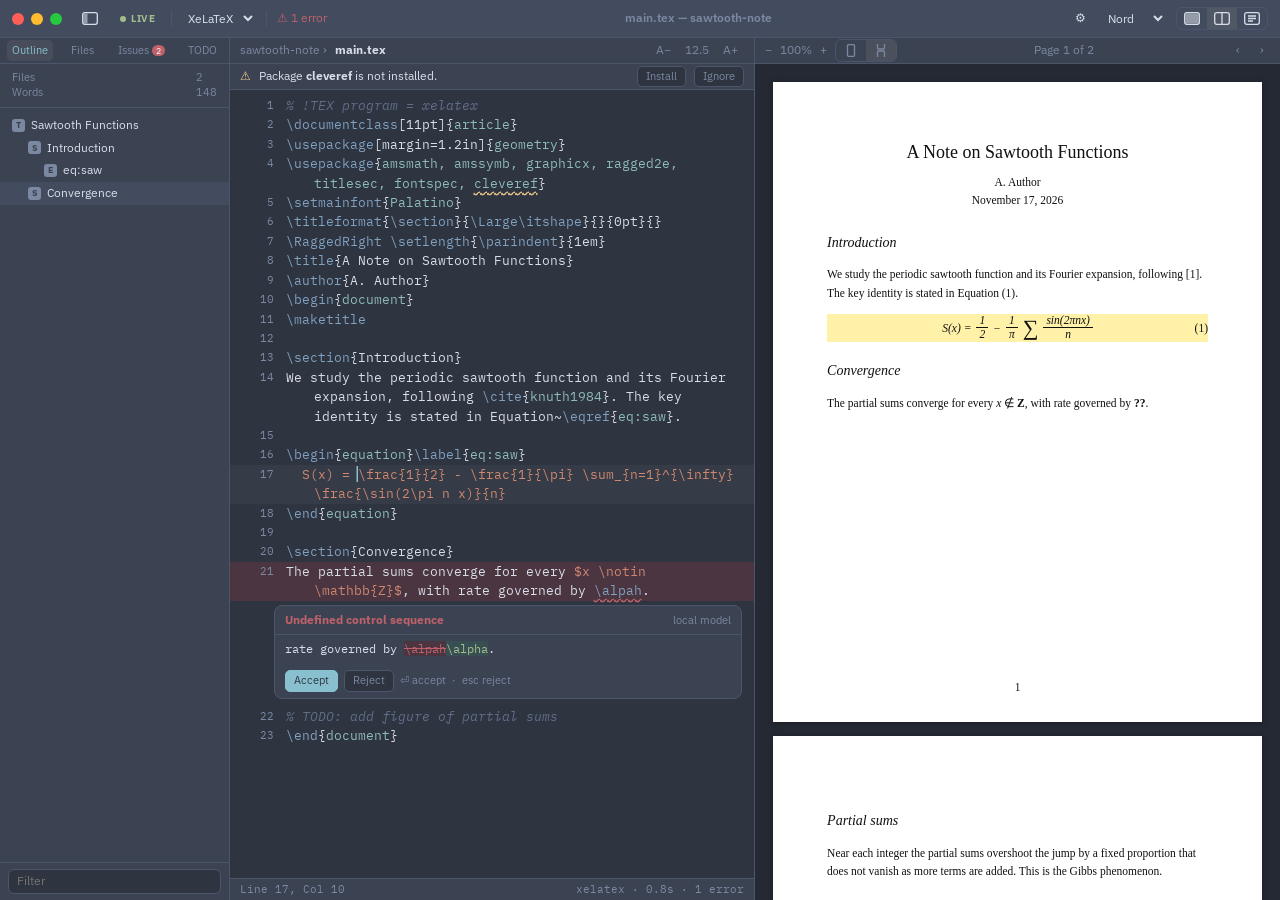
<file: design/mockup.html>
<!doctype html>
<html lang="en">
<head>
<meta charset="utf-8">
<meta name="viewport" content="width=device-width, initial-scale=1">
<title>LaTeX Writer mockup</title>
<link rel="preconnect" href="https://fonts.googleapis.com">
<link href="https://fonts.googleapis.com/css2?family=IBM+Plex+Mono:ital,wght@0,400;0,700;1,400&family=IBM+Plex+Sans:wght@400;600;700&display=swap" rel="stylesheet">
<style>
:root {
  --on-accent: #fff;
  --chrome: #ececec; --chrome-2: #f6f6f6; --line: #d4d4d4; --bg: #fff;
  --text: #1d1d1f; --dim: #8a8a8e; --accent: #0a6cff; --sel: #dbe8ff;
  --cmd: #1a5fd0; --math: #c2410c; --comment: #7d8590; --arg: #0f766e;
  --ok: #1f9d55; --err: #d92d20; --warn: #b7791f; --err-bg: #fdecea;
  --desk: #b9b9be;
}
@media (prefers-color-scheme: dark) {
  :root {
    --chrome: #2b2b2d; --chrome-2: #232325; --line: #3d3d40; --bg: #1c1c1e;
    --text: #e6e6e8; --dim: #8e8e93; --accent: #4c9bff; --sel: #1f3a63;
    --cmd: #6cb0ff; --math: #ff9d5c; --comment: #7d8590; --arg: #5fd4c4;
    --ok: #3ecf7a; --err: #ff6b5e; --warn: #e5b35a; --err-bg: #3a2220;
    --desk: #48484c;
  }
}
/* Nord: toolbar nord2, bars nord1, editor nord0 */
:root[data-theme="nord"] {
  --chrome: #434c5e; --chrome-2: #3b4252; --line: #4c566a; --bg: #2e3440;
  --text: #d8dee9; --dim: #7b88a1; --accent: #88c0d0; --on-accent: #2e3440; --sel: #434c5e;
  --cmd: #81a1c1; --math: #d08770; --comment: #616e88; --arg: #8fbcbb;
  --ok: #a3be8c; --err: #bf616a; --warn: #ebcb8b; --err-bg: #4a3540;
  --desk: #242933;
}
* { box-sizing: border-box; }
html, body { height: 100%; margin: 0; }
body { font: 12px/1.4 "IBM Plex Sans", -apple-system, BlinkMacSystemFont, "Helvetica Neue", sans-serif; color: var(--text); background: var(--bg); display: flex; flex-direction: column; }
button, select, input { font: inherit; color: inherit; }
.mono { font-family: "IBM Plex Mono", "SF Mono", Menlo, Consolas, monospace; }

/* toolbar */
.toolbar { height: 38px; flex: none; display: flex; align-items: center; gap: 10px; padding: 0 12px; background: var(--chrome); border-bottom: 1px solid var(--line); }
.lights { display: flex; gap: 7px; margin-right: 4px; }
.lights i { width: 12px; height: 12px; border-radius: 50%; display: block; }
.lights i:nth-child(1) { background: #ff5f57; } .lights i:nth-child(2) { background: #febc2e; } .lights i:nth-child(3) { background: #28c840; }
.tb { border: 0; background: none; padding: 4px 6px; border-radius: 5px; cursor: pointer; display: flex; align-items: center; }
.tb:hover, .tb[aria-pressed="true"] { background: rgba(127,127,127,.22); }
.tb svg { width: 16px; height: 13px; stroke: currentColor; fill: none; stroke-width: 1.3; }
.tb svg .f { fill: currentColor; stroke: none; opacity: .55; }
.live { border: 0; background: none; cursor: pointer; padding: 4px 6px; border-radius: 5px; }
.live:hover { background: rgba(127,127,127,.22); }
.live.off { color: var(--dim); } .live.off::before { background: var(--dim); }
.live { font-size: 10px; font-weight: 700; letter-spacing: .06em; color: var(--ok); }
.live::before { content: ""; display: inline-block; width: 6px; height: 6px; border-radius: 50%; background: var(--ok); margin-right: 5px; }
.sep { width: 1px; height: 16px; background: var(--line); }
.toolbar select { border: 0; background: none; padding: 3px 2px; border-radius: 5px; cursor: pointer; }
.toolbar select:hover { background: rgba(127,127,127,.22); }
.build { color: var(--err); display: flex; align-items: center; gap: 4px; }
.title { flex: 1; text-align: center; font-weight: 600; color: var(--dim); white-space: nowrap; overflow: hidden; }
.seg { display: flex; border: 1px solid var(--line); border-radius: 6px; overflow: hidden; }
.seg .tb { border-radius: 0; padding: 4px 7px; }

/* panes */
.main { flex: 1; display: flex; min-height: 0; }
.pane { display: flex; flex-direction: column; min-width: 0; min-height: 0; }
.bar[hidden] { display: none; }
.bar { height: 26px; flex: none; display: flex; align-items: center; gap: 8px; padding: 0 10px; background: var(--chrome-2); border-bottom: 1px solid var(--line); color: var(--dim); white-space: nowrap; overflow: hidden; }

/* sidebar */
.sidebar { width: 230px; flex: none; background: var(--chrome-2); border-right: 1px solid var(--line); }
.tabs { justify-content: space-around; padding: 0 4px; }
.tabs button { border: 0; background: none; padding: 3px 5px; font-size: 11px; border-radius: 5px; cursor: pointer; color: var(--dim); position: relative; }
.tabs button[aria-selected="true"] { color: var(--accent); background: rgba(127,127,127,.18); }
.badge { background: var(--err); color: #fff; border-radius: 8px; font-size: 9px; padding: 0 4px; margin-left: 3px; }
.stats { display: grid; grid-template-columns: 1fr auto; padding: 6px 12px; color: var(--dim); font-size: 11px; border-bottom: 1px solid var(--line); }
.panel { flex: 1; overflow: auto; padding: 6px 0; }
.panel[hidden] { display: none; }
.row { display: flex; align-items: center; gap: 6px; padding: 3px 12px; cursor: default; white-space: nowrap; overflow: hidden; text-overflow: ellipsis; }
.row:hover { background: rgba(127,127,127,.14); }
.row.on { background: var(--sel); }
.row.l2 { padding-left: 28px; } .row.l3 { padding-left: 44px; }
.glyph { width: 13px; height: 13px; flex: none; border-radius: 3px; background: var(--dim); color: var(--chrome-2); font-size: 9px; font-weight: 700; display: grid; place-items: center; }
.issue { display: block; padding: 7px 12px; border-bottom: 1px solid var(--line); white-space: normal; }
.issue b { display: block; font-weight: 600; }
.issue small { color: var(--dim); }
.issue.e b { color: var(--err); } .issue.w b { color: var(--warn); }
.btn { border: 1px solid var(--line); background: var(--bg); border-radius: 5px; padding: 2px 8px; cursor: pointer; font-size: 11px; }
.btn.primary { background: var(--accent); border-color: var(--accent); color: var(--on-accent); }
.filter { flex: none; padding: 6px 8px; border-top: 1px solid var(--line); }
.filter input { width: 100%; border: 1px solid var(--line); border-radius: 6px; padding: 3px 8px; background: var(--bg); }

/* editor */
.editor { flex: 1 1 50%; border-right: 1px solid var(--line); }
.code { flex: 1; overflow: auto; padding: 6px 0; font-size: var(--fs, 12.5px); line-height: 1.55; counter-reset: ln; }
.ln { display: flex; counter-increment: ln; }
.ln::before { content: counter(ln); width: 44px; flex: none; text-align: right; padding-right: 12px; color: var(--dim); font-size: .84em; line-height: 1.85; user-select: none; }
.ln > span.t { flex: 1; padding: 0 12px 0 2.2em; text-indent: -2.2em; white-space: pre-wrap; overflow-wrap: anywhere; min-height: 1.55em; }
.ln.cur { background: rgba(127,127,127,.10); }
.ln.bad { background: var(--err-bg); }
.c { color: var(--cmd); } .m { color: var(--math); } .k { color: var(--comment); font-style: italic; } .a { color: var(--arg); }
.sq { text-decoration: underline wavy var(--err); text-underline-offset: 3px; }
.cursor { box-shadow: -1.5px 0 0 var(--accent); }
.ai { margin: 4px 12px 8px 44px; border: 1px solid var(--line); border-radius: 8px; background: var(--chrome-2); font-family: "IBM Plex Sans", -apple-system, sans-serif; font-size: 12px; line-height: 1.4; overflow: hidden; }
.ai header { display: flex; align-items: center; gap: 8px; padding: 6px 10px; border-bottom: 1px solid var(--line); }
.ai header span { margin-left: auto; color: var(--dim); font-size: 10.5px; }
.ai .diff { padding: 6px 10px; }
.ai del { color: var(--err); background: var(--err-bg); text-decoration: line-through; }
.ai ins { color: var(--ok); text-decoration: none; background: rgba(31,157,85,.14); }
.ai footer { display: flex; gap: 6px; padding: 6px 10px; align-items: center; color: var(--dim); font-size: 10.5px; }
.status { height: 22px; flex: none; display: flex; align-items: center; gap: 12px; padding: 0 10px 0 0; background: var(--chrome-2); border-top: 1px solid var(--line); color: var(--dim); font-size: 10.5px; }
.status .r { margin-left: auto; }

/* pdf */
.pdf { flex: 1 1 50%; }
.paper-wrap { flex: 1; overflow: auto; background: var(--desk); padding: 18px; }
.paper-wrap[data-mode="single"] .paper:not(.show) { display: none; }
.pageno { position: absolute; bottom: 26px; left: 0; right: 0; text-align: center; }
.paper { background: #fff; color: #111; max-width: 520px; min-height: 640px; position: relative; margin: 0 auto 14px; padding: 56px 54px 70px; box-shadow: 0 1px 6px rgba(0,0,0,.3); font: 11.5px/1.6 Palatino, "Palatino Linotype", "Book Antiqua", serif; text-align: left; }
.paper h2 { font-style: italic; font-weight: 400 !important; }
.eq { font-family: "Latin Modern Math", "Times New Roman", serif; }
#defaults { border: 1px solid var(--line); border-radius: 10px; background: var(--chrome-2); color: var(--text); padding: 16px 18px; width: 340px; box-shadow: 0 10px 40px rgba(0,0,0,.4); }
#defaults::backdrop { background: rgba(0,0,0,.3); }
#defaults h3 { margin: 0 0 10px; font-size: 13px; }
#defaults label { display: grid; grid-template-columns: 110px 1fr; align-items: center; margin: 7px 0; }
#defaults select { border: 1px solid var(--line); border-radius: 5px; background: var(--bg); padding: 3px 6px; }
#defaults p { color: var(--dim); font-size: 11px; margin: 10px 0 0; }
#defaults .w { color: var(--warn); }
.paper h1 { font-size: 18px; font-weight: 400; text-align: center; margin: 0 0 6px; }
.paper .by { text-align: center; margin-bottom: 22px; }
.paper h2 { font-size: 14px; margin: 18px 0 6px; }
.eq { display: flex; align-items: center; justify-content: center; gap: 5px; margin: 12px 0; position: relative; font-style: italic; }
.eq .no { position: absolute; right: 0; font-style: normal; }
.frac { display: inline-flex; flex-direction: column; text-align: center; line-height: 1.15; }
.frac span:first-child { border-bottom: 1px solid #111; padding: 0 3px; }
.sum { font-size: 22px; font-style: normal; line-height: 1; }
.hl { background: #fff2a8; }
.undef { font-weight: 700; }

/* layout modes */
.main[data-layout="editor"] .pdf, .main[data-layout="pdf"] .editor, .main.nosb .sidebar { display: none; }
@media (max-width: 700px) { .sidebar { display: none; } .title { display: none; } }
</style>
</head>
<body>

<div class="toolbar">
  <div class="lights"><i></i><i></i><i></i></div>
  <button class="tb" id="sbToggle" title="Toggle sidebar" aria-label="Toggle sidebar"><svg viewBox="0 0 16 13"><rect x=".7" y=".7" width="14.6" height="11.6" rx="2"/><rect class="f" x="1.5" y="1.5" width="4" height="10"/></svg></button>
  <button class="live" id="live" title="Live compile on. Click to switch to manual.">LIVE</button>
  <button class="btn" id="typeset" hidden title="Typeset now">&#9654; Typeset</button>
  <span class="sep"></span>
  <select id="engine" title="Typesetting engine" aria-label="Typesetting engine">
    <option>pdfLaTeX</option><option selected>XeLaTeX</option><option>LuaLaTeX</option>
  </select>
  <span class="sep"></span>
  <span class="build" title="Last build">&#9888; 1 error</span>
  <span class="title">main.tex — sawtooth-note</span>
  <button class="tb" popovertarget="defaults" title="Document defaults" aria-label="Document defaults">&#9881;</button>
  <div id="defaults" popover>
    <h3>Document defaults</h3>
    <label>Body font <select><option>Palatino</option><option>Latin Modern</option><option>Times</option></select></label>
    <label>Style <select><option>Tufte, full width</option><option>Article</option><option>Tufte with margin notes</option></select></label>
    <label>Engine <select><option>XeLaTeX</option><option>pdfLaTeX</option><option>LuaLaTeX</option></select></label>
    <p>New documents start with these as plain LaTeX in the preamble, so they compile anywhere.</p>
  </div>
  <select id="theme" title="Theme" aria-label="Theme"><option value="">System</option><option value="nord" selected>Nord</option></select>
  <div class="seg" role="group" aria-label="Layout">
    <button class="tb" data-layout="editor" title="Editor only"><svg viewBox="0 0 16 13"><rect x=".7" y=".7" width="14.6" height="11.6" rx="2"/><rect class="f" x="1.5" y="1.5" width="13" height="10"/></svg></button>
    <button class="tb" data-layout="split" aria-pressed="true" title="Split"><svg viewBox="0 0 16 13"><rect x=".7" y=".7" width="14.6" height="11.6" rx="2"/><line x1="8" y1="1" x2="8" y2="12"/></svg></button>
    <button class="tb" data-layout="pdf" title="PDF only"><svg viewBox="0 0 16 13"><rect x=".7" y=".7" width="14.6" height="11.6" rx="2"/><line x1="4" y1="4" x2="12" y2="4"/><line x1="4" y1="6.5" x2="12" y2="6.5"/><line x1="4" y1="9" x2="9" y2="9"/></svg></button>
  </div>
</div>

<div class="main" data-layout="split">

  <aside class="pane sidebar">
    <div class="bar tabs" role="tablist">
      <button data-tab="outline" aria-selected="true">Outline</button>
      <button data-tab="files" aria-selected="false">Files</button>
      <button data-tab="issues" aria-selected="false">Issues<span class="badge">2</span></button>
      <button data-tab="todos" aria-selected="false">TODO</button>
    </div>
    <div class="stats"><span>Files</span><span>2</span><span>Words</span><span>148</span></div>

    <div class="panel" data-panel="outline">
      <div class="row"><span class="glyph">T</span>Sawtooth Functions</div>
      <div class="row l2"><span class="glyph">S</span>Introduction</div>
      <div class="row l3"><span class="glyph">E</span>eq:saw</div>
      <div class="row l2 on"><span class="glyph">S</span>Convergence</div>
    </div>
    <div class="panel" data-panel="files" hidden>
      <div class="row on">main.tex</div>
      <div class="row">refs.bib</div>
      <div class="row">figures/</div>
    </div>
    <div class="panel" data-panel="issues" hidden>
      <div class="issue e"><b>Undefined control sequence</b><small>main.tex:21 — \alpah</small><br><button class="btn" style="margin-top:5px">Fix with AI</button></div>
      <div class="issue w"><b>Package not installed</b><small>main.tex:4 — cleveref</small><br><button class="btn" data-install style="margin-top:5px">Install</button></div>
      <div class="issue w"><b>Overfull \hbox (4.2pt too wide)</b><small>main.tex:14</small></div>
    </div>
    <div class="panel" data-panel="todos" hidden>
      <div class="row">add figure of partial sums <small style="color:var(--dim)">:22</small></div>
    </div>

    <div class="filter"><input placeholder="Filter" aria-label="Filter"></div>
  </aside>

  <section class="pane editor">
    <div class="bar">sawtooth-note &rsaquo; <b style="color:var(--text)">main.tex</b>
      <button class="tb" id="fsDown" style="margin-left:auto" title="Smaller text" aria-label="Smaller text">A&minus;</button><span id="fsLabel">12.5</span><button class="tb" id="fsUp" title="Larger text" aria-label="Larger text">A+</button></div>
    <div class="bar pkg" id="pkg"><span style="color:var(--warn)">&#9888;</span><span style="color:var(--text)">Package <b>cleveref</b> is not installed.</span><button class="btn" data-install style="margin-left:auto">Install</button><button class="btn" onclick="this.parentNode.hidden=true">Ignore</button></div>
    <div class="code mono">
      <div class="ln"><span class="t"><span class="k">% !TEX program = xelatex</span></span></div>
      <div class="ln"><span class="t"><span class="c">\documentclass</span>[11pt]{<span class="a">article</span>}</span></div>
      <div class="ln"><span class="t"><span class="c">\usepackage</span>[margin=1.2in]{<span class="a">geometry</span>}</span></div>
      <div class="ln"><span class="t"><span class="c">\usepackage</span>{<span class="a">amsmath, amssymb, graphicx, ragged2e, titlesec, fontspec, <span class="sq" style="text-decoration-color:var(--warn)">cleveref</span></span>}</span></div>
      <div class="ln"><span class="t"><span class="c">\setmainfont</span>{<span class="a">Palatino</span>}</span></div>
      <div class="ln"><span class="t"><span class="c">\titleformat</span>{<span class="c">\section</span>}{<span class="c">\Large\itshape</span>}{}{0pt}{}</span></div>
      <div class="ln"><span class="t"><span class="c">\RaggedRight</span> <span class="c">\setlength</span>{<span class="c">\parindent</span>}{1em}</span></div>
      <div class="ln"><span class="t"><span class="c">\title</span>{A Note on Sawtooth Functions}</span></div>
      <div class="ln"><span class="t"><span class="c">\author</span>{A. Author}</span></div>
      <div class="ln"><span class="t"><span class="c">\begin</span>{<span class="a">document</span>}</span></div>
      <div class="ln"><span class="t"><span class="c">\maketitle</span></span></div>
      <div class="ln"><span class="t"></span></div>
      <div class="ln"><span class="t"><span class="c">\section</span>{Introduction}</span></div>
      <div class="ln"><span class="t">We study the periodic sawtooth function and its Fourier expansion, following <span class="c">\cite</span>{<span class="a">knuth1984</span>}. The key identity is stated in Equation~<span class="c">\eqref</span>{<span class="a">eq:saw</span>}.</span></div>
      <div class="ln"><span class="t"></span></div>
      <div class="ln"><span class="t"><span class="c">\begin</span>{<span class="a">equation</span>}<span class="c">\label</span>{<span class="a">eq:saw</span>}</span></div>
      <div class="ln cur"><span class="t"><span class="m">  S(x) = <span class="cursor">\</span>frac{1}{2} - \frac{1}{\pi} \sum_{n=1}^{\infty} \frac{\sin(2\pi n x)}{n}</span></span></div>
      <div class="ln"><span class="t"><span class="c">\end</span>{<span class="a">equation</span>}</span></div>
      <div class="ln"><span class="t"></span></div>
      <div class="ln"><span class="t"><span class="c">\section</span>{Convergence}</span></div>
      <div class="ln bad"><span class="t">The partial sums converge for every <span class="m">$x \notin \mathbb{Z}$</span>, with rate governed by <span class="c sq">\alpah</span>.</span></div>
      <div class="ai">
        <header><b style="color:var(--err)">Undefined control sequence</b><span>local model</span></header>
        <div class="diff mono">rate governed by <del>\alpah</del><ins>\alpha</ins>.</div>
        <footer><button class="btn primary">Accept</button><button class="btn">Reject</button>&#9166; accept &nbsp;·&nbsp; esc reject</footer>
      </div>
      <div class="ln"><span class="t"><span class="k">% TODO: add figure of partial sums</span></span></div>
      <div class="ln"><span class="t"><span class="c">\end</span>{<span class="a">document</span>}</span></div>
    </div>
    <div class="status mono">
      <span style="padding-left:10px">Line 17, Col 10</span>
      <span class="r" id="buildInfo">xelatex · 0.8s · 1 error</span>
    </div>
  </section>

  <section class="pane pdf">
    <div class="bar">
      <span>&minus;</span><span>100%</span><span>+</span>
      <div class="seg" role="group" aria-label="Page display">
        <button class="tb" data-pdf="single" title="Single page"><svg viewBox="0 0 16 13"><rect x="4.5" y=".7" width="7" height="11.6" rx="1"/></svg></button>
        <button class="tb" data-pdf="continuous" aria-pressed="true" title="Continuous scroll"><svg viewBox="0 0 16 13"><rect x="4.5" y="-3" width="7" height="8" rx="1"/><rect x="4.5" y="7" width="7" height="9" rx="1"/></svg></button>
      </div>
      <span style="margin:0 auto" id="pageLabel">Page 1 of 2</span>
      <button class="tb" id="prev" aria-label="Previous page">&lsaquo;</button><button class="tb" id="next" aria-label="Next page">&rsaquo;</button>
    </div>
    <div class="paper-wrap" data-mode="continuous">
      <div class="paper">
        <h1>A Note on Sawtooth Functions</h1>
        <div class="by">A. Author<br>November 17, 2026</div>
        <h2>Introduction</h2>
        <p>We study the periodic sawtooth function and its Fourier expansion, following [1]. The key identity is stated in Equation (1).</p>
        <div class="eq hl">
          S(x) =
          <span class="frac"><span>1</span><span>2</span></span> &minus;
          <span class="frac"><span>1</span><span>&pi;</span></span>
          <span class="sum">&sum;</span>
          <span class="frac"><span>sin(2&pi;nx)</span><span>n</span></span>
          <span class="no">(1)</span>
        </div>
        <h2>Convergence</h2>
        <p>The partial sums converge for every <i>x</i> &notin; <b>Z</b>, with rate governed by <span class="undef">??</span>.</p>
        <div class="pageno">1</div>
      </div>
      <div class="paper">
        <h2>Partial sums</h2>
        <p>Near each integer the partial sums overshoot the jump by a fixed proportion that does not vanish as more terms are added. This is the Gibbs phenomenon.</p>
        <h2>References</h2>
        <p>[1] D. E. Knuth. <i>The TeXbook</i>. Addison-Wesley, 1984.</p>
        <div class="pageno">2</div>
      </div>
    </div>
  </section>
</div>

<script>
const main = document.querySelector('.main');
document.getElementById('sbToggle').onclick = () => main.classList.toggle('nosb');
document.querySelectorAll('[data-layout].tb').forEach(b => b.onclick = () => {
  main.dataset.layout = b.dataset.layout;
  document.querySelectorAll('[data-layout].tb').forEach(x => x.setAttribute('aria-pressed', x === b));
});
document.querySelectorAll('[data-tab]').forEach(b => b.onclick = () => {
  document.querySelectorAll('[data-tab]').forEach(x => x.setAttribute('aria-selected', x === b));
  document.querySelectorAll('[data-panel]').forEach(p => p.hidden = p.dataset.panel !== b.dataset.tab);
});
document.getElementById('engine').onchange = e =>
  document.getElementById('buildInfo').textContent = e.target.value.toLowerCase() + ' · 0.8s · 1 error';
// mock: the real app runs the TeX package manager here
document.querySelectorAll('[data-install]').forEach(b => b.onclick = () => {
  document.getElementById('pkg').innerHTML = '<span style="color:var(--ok)">&#10003;</span><span style="color:var(--text)">Installed <b>cleveref</b>. Rebuilding…</span>';
  document.querySelectorAll('[data-install]').forEach(x => { x.disabled = true; x.textContent = 'Installed'; });
});
const live = document.getElementById('live'), typeset = document.getElementById('typeset');
live.onclick = () => {
  const off = live.classList.toggle('off');
  live.textContent = off ? 'MANUAL' : 'LIVE';
  live.title = off ? 'Live compile off. Click to turn on.' : 'Live compile on. Click to switch to manual.';
  typeset.hidden = !off;
};
let fs = 12.5;
const setFs = d => {
  fs = Math.max(9.5, Math.min(24.5, fs + d));
  document.querySelector('.code').style.setProperty('--fs', fs + 'px');
  document.getElementById('fsLabel').textContent = fs;
};
document.getElementById('fsDown').onclick = () => setFs(-1);
document.getElementById('fsUp').onclick = () => setFs(1);
const theme = document.getElementById('theme');
(theme.onchange = () => document.documentElement.dataset.theme = theme.value)();

// PDF paging: single page vs continuous scroll
const wrap = document.querySelector('.paper-wrap'), papers = [...wrap.querySelectorAll('.paper')];
let page = 0;
const showPage = scroll => {
  papers.forEach((p, i) => p.classList.toggle('show', i === page));
  document.getElementById('pageLabel').textContent = `Page ${page + 1} of ${papers.length}`;
  if (scroll && wrap.dataset.mode === 'continuous') papers[page].scrollIntoView({ block: 'start' });
};
const turn = d => { page = Math.max(0, Math.min(papers.length - 1, page + d)); showPage(true); };
document.getElementById('prev').onclick = () => turn(-1);
document.getElementById('next').onclick = () => turn(1);
wrap.onscroll = () => {
  if (wrap.dataset.mode !== 'continuous') return;
  const mid = wrap.scrollTop + wrap.clientHeight / 2;
  page = Math.max(0, papers.findLastIndex(p => p.offsetTop - wrap.offsetTop <= mid));
  showPage(false);
};
document.querySelectorAll('[data-pdf]').forEach(b => b.onclick = () => {
  wrap.dataset.mode = b.dataset.pdf;
  document.querySelectorAll('[data-pdf]').forEach(x => x.setAttribute('aria-pressed', x === b));
  showPage(true);
});
showPage(false);

</script>
</body>
</html>
</file>
<file: docs/style.css>
/* ============================================================
   LaTeX Writer — distribution site (same design system as the Sift page)
   Design system: brutalist, matches randomstorms.net
   Font: Space Mono (Google Fonts, 400/700)
   Palette: #fff bg, #000 text, #ff3300 accent on hover
   No dark mode — light-only to match the parent site.
   Reduced-motion aware. Responsive to ~320px.
   ============================================================ */

:root {
  /* Palette */
  --bg-color:       #ffffff;
  --text-color:     #000000;
  --secondary-text: #333333;
  --muted-text:     #666666;
  --border-color:   #000000;
  --card-bg:        #ffffff;
  --nav-bg:         rgba(255, 255, 255, 0.95);
  --accent-hover:   #ff3300;

  /* Fonts */
  --font-main: "Space Mono", "SF Mono", "Fira Code", monospace;

  /* Spacing */
  --gap-xs: 6px;
  --gap-sm: 12px;
  --gap-md: 24px;
  --gap-lg: 36px;
  --gap-xl: 56px;

  /* Layout */
  --content-width: 960px;
  --radius: 0px;
}

/* ─── Reset ─── */
*, *::before, *::after {
  margin: 0;
  padding: 0;
  box-sizing: border-box;
}

html {
  scroll-behavior: smooth;
  scroll-padding-top: 80px;
}

@media (prefers-reduced-motion: reduce) {
  html { scroll-behavior: auto; }
  *, *::before, *::after {
    animation-duration: 0.001ms !important;
    animation-iteration-count: 1 !important;
    transition-duration: 0.001ms !important;
  }
}

body {
  background-color: var(--bg-color);
  color: var(--text-color);
  font-family: var(--font-main);
  font-size: 15px;
  line-height: 1.6;
  -webkit-font-smoothing: antialiased;
  -moz-osx-font-smoothing: grayscale;
}

a {
  color: var(--text-color);
  text-decoration: underline;
  text-underline-offset: 3px;
  transition: color 0.15s ease;
}

a:hover {
  color: var(--accent-hover);
}

img {
  display: block;
  max-width: 100%;
  height: auto;
}

h1, h2, h3 { margin: 0; }
p { margin: 0; }

code {
  font-family: var(--font-main);
  font-size: 0.88em;
  background: #f0f0f0;
  color: #000;
  padding: 0.1em 0.4em;
  border: 2px solid #000;
}

/* ─── Accessibility ─── */
.skip-link {
  position: absolute;
  left: -999px;
  top: 0;
  background: #000;
  color: #fff;
  padding: 0.6rem 1rem;
  z-index: 200;
  font-family: var(--font-main);
  font-size: 0.75rem;
  font-weight: 700;
  text-transform: uppercase;
  letter-spacing: 0.06em;
  text-decoration: none;
}
.skip-link:focus { left: 0; }

:focus-visible {
  outline: 3px solid #000;
  outline-offset: 2px;
}

/* ─── Navigation ─── */
.nav {
  position: sticky;
  top: 0;
  z-index: 100;
  background: var(--nav-bg);
  backdrop-filter: blur(8px);
  -webkit-backdrop-filter: blur(8px);
  border-bottom: 3px solid #000;
}

.nav-inner {
  max-width: var(--content-width);
  margin: 0 auto;
  padding: 0 var(--gap-md);
  display: flex;
  align-items: center;
  justify-content: space-between;
  height: 60px;
}

.nav-logo {
  font-size: 0.85rem;
  font-weight: 700;
  color: #000;
  text-decoration: none;
  letter-spacing: 0.08em;
  text-transform: uppercase;
}

.nav-logo:hover {
  color: var(--accent-hover);
}

.nav-links {
  display: flex;
  align-items: center;
  gap: var(--gap-md);
}

.nav-links a {
  color: var(--text-color);
  font-size: 0.75rem;
  font-weight: 700;
  letter-spacing: 0.08em;
  text-transform: uppercase;
  text-decoration: none;
  transition: color 0.15s ease;
}

.nav-links a:hover {
  color: var(--accent-hover);
}

/* Back-to-homepage link: slightly muted to not compete with section anchors */
.nav-back {
  color: var(--muted-text);
  font-size: 0.7rem;
}

.nav-back:hover {
  color: var(--accent-hover);
}

.nav-toggle {
  display: none;
  background: none;
  border: none;
  cursor: pointer;
  padding: 4px;
  flex-direction: column;
  gap: 5px;
}

.nav-toggle span {
  display: block;
  width: 24px;
  height: 3px;
  background: var(--text-color);
  border-radius: 0;
  transition: all 0.3s ease;
}

.nav-toggle.open span:nth-child(1) {
  transform: rotate(45deg) translate(5px, 5px);
}

.nav-toggle.open span:nth-child(2) {
  opacity: 0;
}

.nav-toggle.open span:nth-child(3) {
  transform: rotate(-45deg) translate(5px, -5px);
}

/* ─── Page Container ─── */
.page-container {
  max-width: var(--content-width);
  margin: 0 auto;
  padding: 0 var(--gap-md);
}

/* ─── Sections ─── */
.section {
  padding: var(--gap-xl) 0;
  border-bottom: 3px solid #000;
}

.section:last-of-type {
  border-bottom: none;
}

.section-title {
  font-size: 0.85rem;
  font-weight: 700;
  margin-bottom: var(--gap-lg);
  color: var(--text-color);
  letter-spacing: 0.1em;
  text-transform: uppercase;
  padding-bottom: var(--gap-sm);
  border-bottom: 3px solid #000;
  display: inline-block;
}

.section-lede {
  color: var(--secondary-text);
  font-size: 0.9rem;
  line-height: 1.65;
  margin-bottom: var(--gap-lg);
  max-width: 700px;
}

/* ─── Fade-in ─── */
.fade-in {
  opacity: 0;
  transform: translateY(8px);
  transition: opacity 0.3s ease, transform 0.3s ease;
}

.fade-in.visible {
  opacity: 1;
  transform: translateY(0);
}

/* ─── Hero ─── */
.hero-section {
  padding-top: var(--gap-xl);
}

.hero-content {
  max-width: 720px;
}

.eyebrow {
  font-size: 0.72rem;
  font-weight: 700;
  color: var(--accent-hover);
  text-transform: uppercase;
  letter-spacing: 0.1em;
  margin-bottom: var(--gap-md);
}

.hero-title {
  font-size: clamp(1.7rem, 4vw, 2.6rem);
  font-weight: 700;
  line-height: 1.15;
  letter-spacing: -0.02em;
  text-transform: uppercase;
  margin-bottom: var(--gap-md);
}

.hero-sub {
  font-size: 0.95rem;
  color: var(--secondary-text);
  line-height: 1.65;
  margin-bottom: var(--gap-lg);
  max-width: 600px;
}

.hero-sub strong {
  color: #000;
  font-weight: 700;
}

.hero-cta-row {
  display: flex;
  flex-wrap: wrap;
  gap: var(--gap-sm);
  margin-bottom: var(--gap-md);
  align-items: center;
}

.hero-fineprint {
  font-size: 0.72rem;
  color: var(--muted-text);
  font-weight: 400;
  letter-spacing: 0.04em;
}

/* ─── Link Pills (buttons) ─── */
.link-pill {
  display: inline-flex;
  align-items: center;
  gap: 7px;
  padding: 9px 20px;
  border: 2px solid #000;
  border-radius: 0;
  font-family: var(--font-main);
  font-size: 0.75rem;
  font-weight: 700;
  color: #000;
  text-transform: uppercase;
  letter-spacing: 0.06em;
  text-decoration: none;
  transition: all 0.15s ease;
  cursor: pointer;
}

.link-pill:hover {
  background: #000;
  color: #fff;
  text-decoration: none;
  box-shadow: 3px 3px 0 var(--accent-hover);
}

.link-pill-primary {
  background: #000;
  color: #fff;
  box-shadow: 3px 3px 0 #000;
}

.link-pill-primary:hover {
  box-shadow: 3px 3px 0 var(--accent-hover);
  background: #000;
  color: #fff;
}

/* ─── Value Cards ─── */
.cards {
  list-style: none;
  display: grid;
  grid-template-columns: repeat(auto-fit, minmax(220px, 1fr));
  gap: var(--gap-md);
}

.card {
  background: var(--card-bg);
  border: 2px solid #000;
  border-radius: 0;
  padding: var(--gap-md);
  transition: all 0.15s ease;
}

.card:hover {
  box-shadow: 5px 5px 0 #000;
  transform: translate(-2px, -2px);
}

.card-glyph {
  font-size: 0.7rem;
  font-weight: 700;
  color: #fff;
  background: #000;
  letter-spacing: 0.06em;
  padding: 4px 8px;
  display: inline-block;
  margin-bottom: var(--gap-md);
  font-family: var(--font-main);
}

.card h3 {
  font-size: 0.9rem;
  font-weight: 700;
  text-transform: uppercase;
  letter-spacing: 0.04em;
  margin-bottom: var(--gap-xs);
}

.card p {
  color: var(--secondary-text);
  font-size: 0.82rem;
  line-height: 1.55;
}

/* ─── Sync Section ─── */
.sync-layout {
  display: grid;
  grid-template-columns: 1fr 1fr;
  gap: var(--gap-lg);
}

.sync-pitch,
.sync-caveats {
  border: 2px solid #000;
  padding: var(--gap-md) var(--gap-lg);
  background: var(--card-bg);
  transition: all 0.15s ease;
}

.sync-pitch:hover,
.sync-caveats:hover {
  box-shadow: 5px 5px 0 #000;
  transform: translate(-2px, -2px);
}

.sync-money-head,
.caveats-head {
  font-size: 0.82rem;
  font-weight: 700;
  text-transform: uppercase;
  letter-spacing: 0.06em;
  margin-bottom: var(--gap-md);
  padding-bottom: var(--gap-xs);
  border-bottom: 2px solid #000;
}

.sync-money-body {
  color: var(--secondary-text);
  font-size: 0.85rem;
  line-height: 1.65;
  margin-bottom: var(--gap-md);
}

.sync-money-body strong {
  color: #000;
}

.sync-tagline {
  font-size: 0.85rem;
  font-weight: 700;
  color: #000;
  border-left: 3px solid #000;
  padding-left: var(--gap-sm);
  line-height: 1.5;
}

.caveats-list {
  list-style: none;
  display: grid;
  gap: var(--gap-sm);
}

.caveats-list li {
  display: flex;
  gap: var(--gap-sm);
  align-items: flex-start;
}

.caveat-dash {
  flex: none;
  font-weight: 700;
  color: var(--muted-text);
  font-size: 1rem;
  line-height: 1.5;
  width: 1.2em;
  text-align: center;
}

.caveats-list strong {
  color: #000;
}

.caveats-list div {
  color: var(--secondary-text);
  font-size: 0.82rem;
  line-height: 1.55;
}

/* ─── Screenshot ─── */
.shot-wrap {
  margin: 0;
}

.app-shot {
  display: block;
  width: 100%;
  max-width: 920px;
  height: auto;
  margin: 0 auto;
  border: 3px solid #000;
  box-shadow: 6px 6px 0 #000;
}

.shot-caption {
  text-align: center;
  color: var(--muted-text);
  font-size: 0.72rem;
  font-weight: 400;
  letter-spacing: 0.04em;
  margin-top: var(--gap-sm);
  text-transform: uppercase;
}

/* ─── Install Steps ─── */
.steps {
  list-style: none;
  max-width: 720px;
  display: grid;
  gap: var(--gap-md);
  margin-bottom: var(--gap-xl);
}

.step {
  display: flex;
  gap: var(--gap-md);
  align-items: flex-start;
  border: 2px solid #000;
  padding: var(--gap-md);
  background: var(--card-bg);
  transition: all 0.15s ease;
}

.step:hover {
  box-shadow: 5px 5px 0 #000;
  transform: translate(-2px, -2px);
}

.step-num {
  flex: none;
  width: 2rem;
  height: 2rem;
  background: #000;
  color: #fff;
  display: flex;
  align-items: center;
  justify-content: center;
  font-weight: 700;
  font-size: 0.85rem;
  font-family: var(--font-main);
  letter-spacing: 0.04em;
}

.step h3 {
  font-size: 0.9rem;
  font-weight: 700;
  text-transform: uppercase;
  letter-spacing: 0.04em;
  margin-bottom: 4px;
}

.step p {
  color: var(--secondary-text);
  font-size: 0.82rem;
  line-height: 1.55;
}

.install-cta {
  text-align: left;
  display: flex;
  flex-direction: column;
  align-items: flex-start;
  gap: var(--gap-sm);
}

/* ─── Scope List ─── */
.scope-list {
  list-style: none;
  max-width: 720px;
  display: grid;
  gap: var(--gap-md);
}

.scope-item {
  display: flex;
  gap: var(--gap-md);
  align-items: flex-start;
  border: 2px solid #000;
  padding: var(--gap-md);
  background: var(--card-bg);
  transition: all 0.15s ease;
}

.scope-item:hover {
  box-shadow: 5px 5px 0 #000;
  transform: translate(-2px, -2px);
}

.scope-marker {
  flex: none;
  font-weight: 700;
  font-size: 1.2rem;
  color: var(--muted-text);
  line-height: 1.4;
  width: 1.2em;
  text-align: center;
}

.scope-item h3 {
  font-size: 0.9rem;
  font-weight: 700;
  text-transform: uppercase;
  letter-spacing: 0.04em;
  margin-bottom: 4px;
}

.scope-item p {
  color: var(--secondary-text);
  font-size: 0.82rem;
  line-height: 1.55;
}

/* ─── Footer ─── */
footer {
  padding: var(--gap-lg) 0 var(--gap-md);
  border-top: 3px solid #000;
}

.footer-inner {
  display: flex;
  flex-direction: column;
  align-items: center;
  gap: var(--gap-sm);
  text-align: center;
  font-size: 0.72rem;
  color: var(--muted-text);
  text-transform: uppercase;
  letter-spacing: 0.06em;
}

.footer-inner a {
  color: var(--muted-text);
  text-decoration: none;
  font-weight: 700;
}

.footer-inner a:hover {
  color: var(--accent-hover);
}

/* ─── Responsive: tablet ─── */
@media (max-width: 768px) {
  :root {
    --gap-xl: 40px;
  }

  .nav-links {
    display: none;
    position: absolute;
    top: 60px;
    left: 0;
    right: 0;
    background: var(--nav-bg);
    backdrop-filter: blur(8px);
    -webkit-backdrop-filter: blur(8px);
    flex-direction: column;
    align-items: flex-start;
    padding: var(--gap-md);
    border-bottom: 3px solid #000;
    gap: var(--gap-sm);
  }

  .nav-links.open {
    display: flex;
  }

  .nav-toggle {
    display: flex;
  }

  .sync-layout {
    grid-template-columns: 1fr;
  }
}

/* ─── Responsive: phone ─── */
@media (max-width: 480px) {
  body {
    font-size: 14px;
  }

  .hero-title {
    font-size: 1.5rem;
  }

  .section-title {
    font-size: 0.8rem;
  }

  .cards {
    grid-template-columns: 1fr;
  }

  .hero-cta-row {
    flex-direction: column;
    align-items: flex-start;
  }
}
</file>
